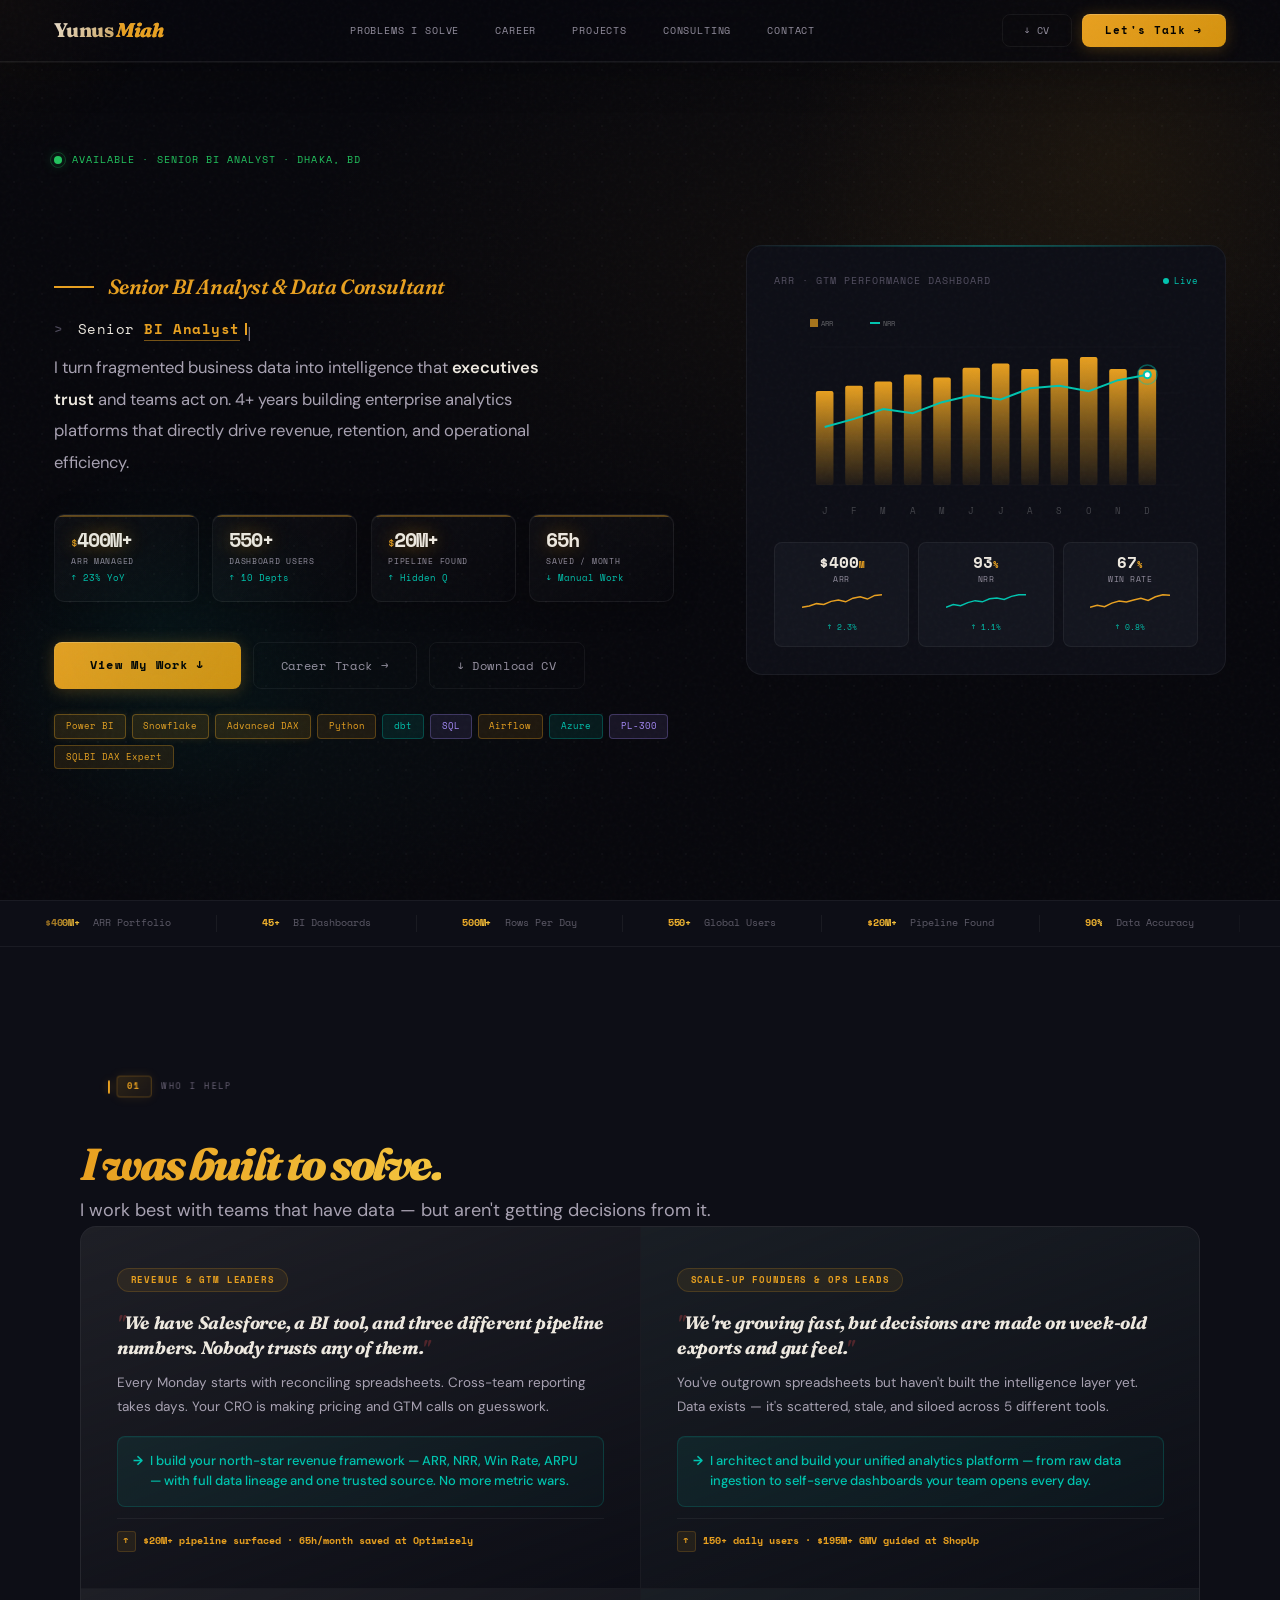
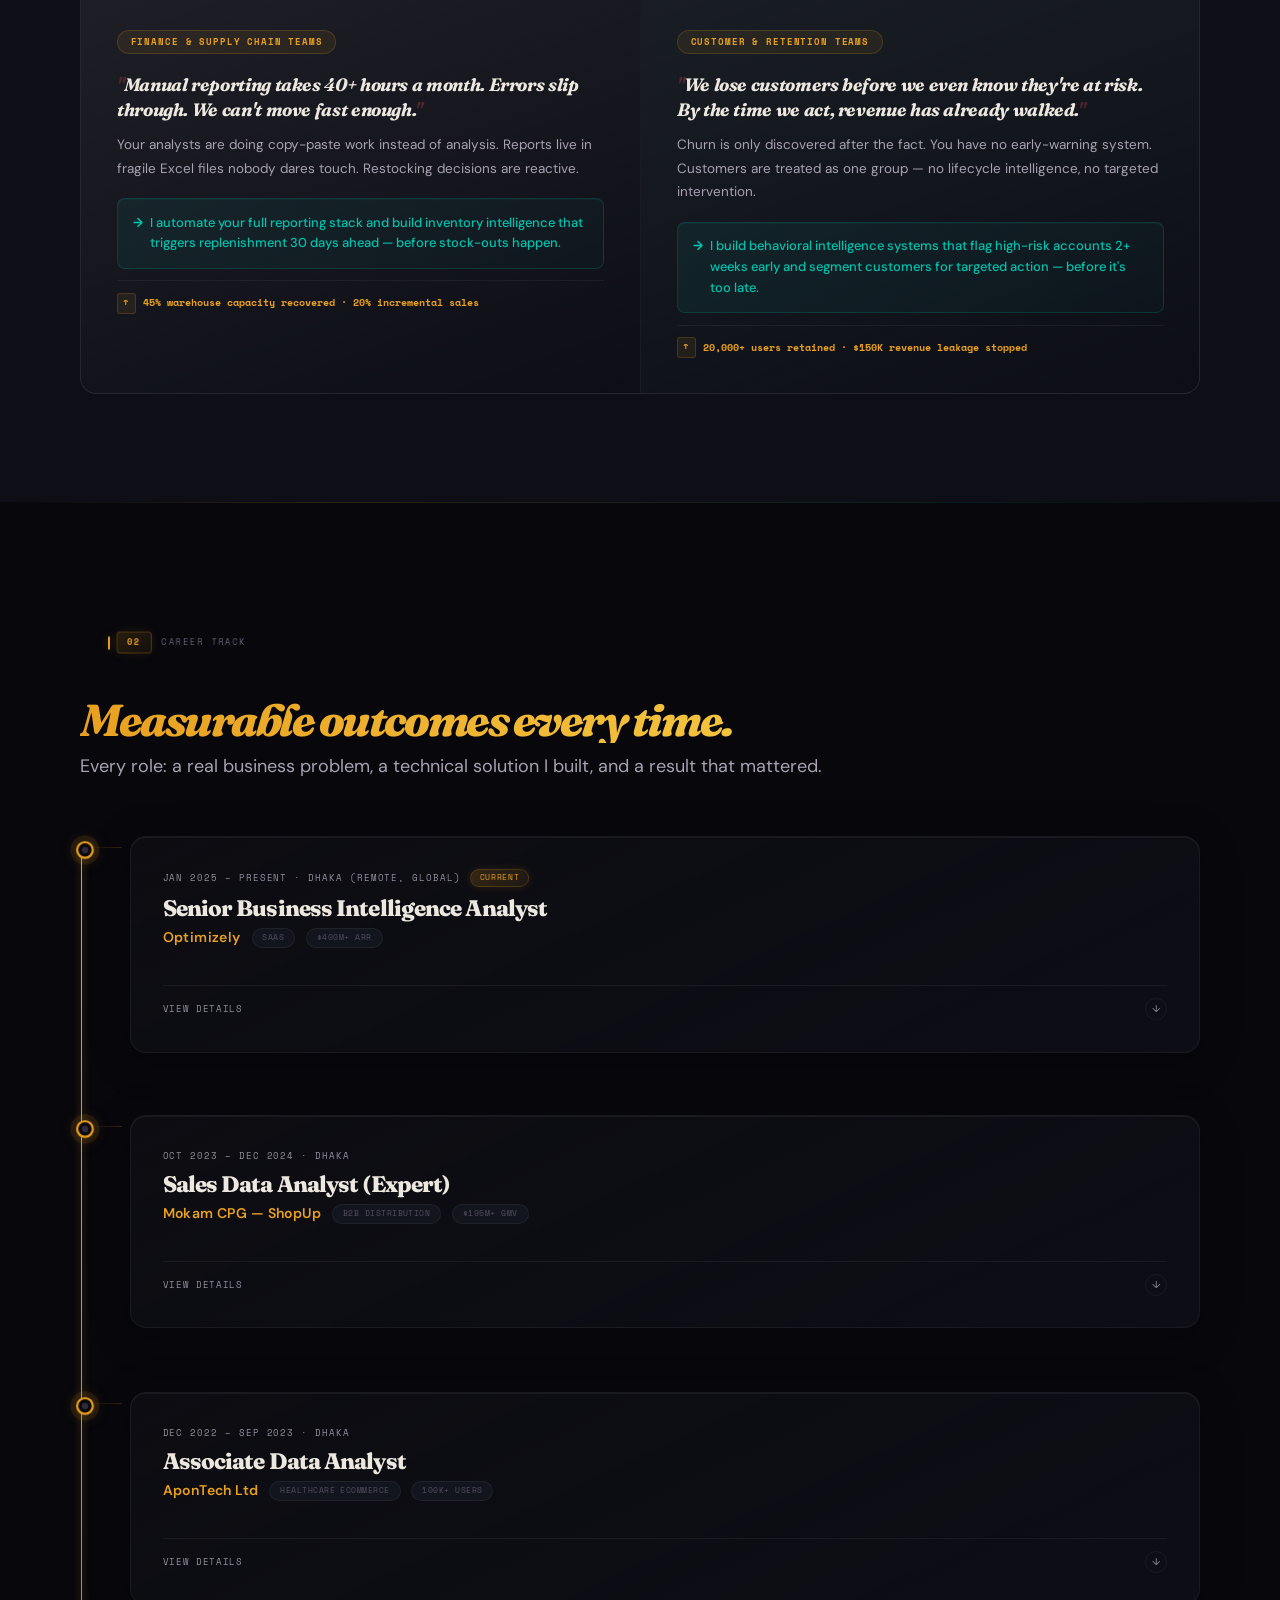
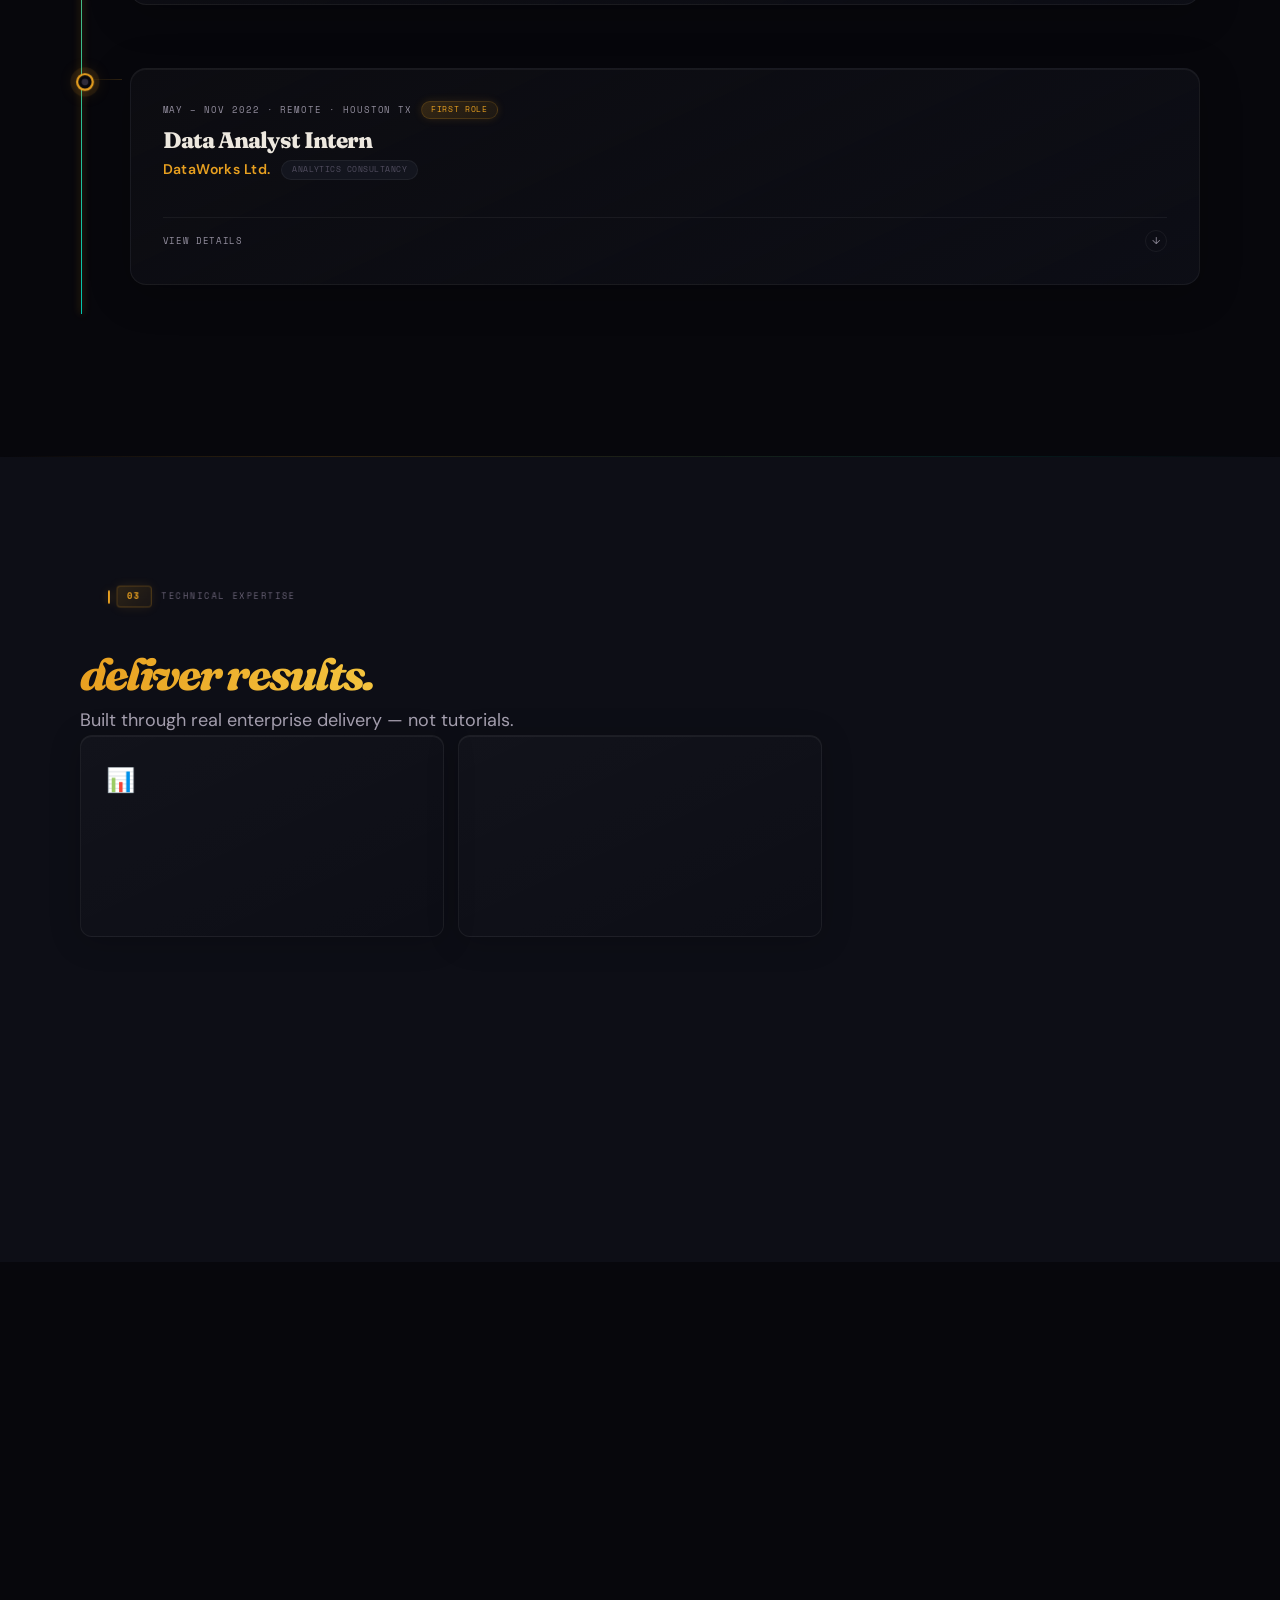
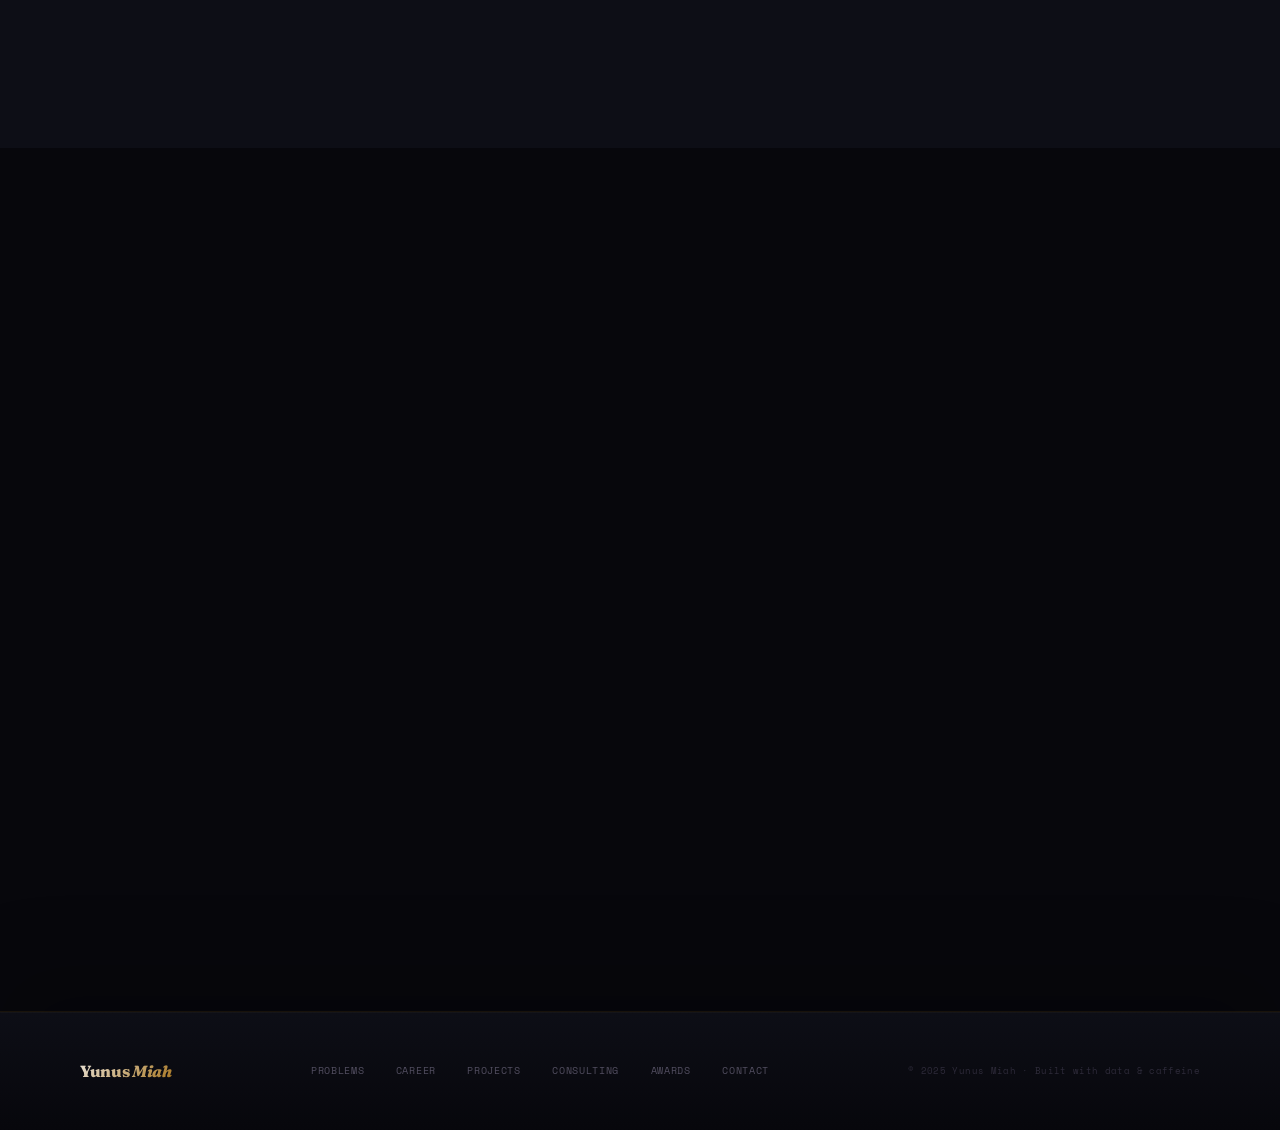
<file: assets/index - Old.html>
<!DOCTYPE html>
<html lang="en">
<head>
<meta charset="UTF-8">
<meta name="viewport" content="width=device-width,initial-scale=1">
<title>Yunus Miah — Senior BI Analyst</title>
<link rel="preconnect" href="https://fonts.googleapis.com">
<link rel="preconnect" href="https://fonts.gstatic.com" crossorigin>
<link href="https://fonts.googleapis.com/css2?family=Fraunces:ital,opsz,wght@0,9..144,700;0,9..144,800;0,9..144,900;1,9..144,600&family=Space+Mono:wght@400;700&family=DM+Sans:opsz,wght@9..40,400;9..40,500;9..40,600&display=swap" rel="stylesheet">
<style>
*{margin:0;padding:0;box-sizing:border-box}
:root{--bg:#07070C;--s1:#0D0E16;--s2:#13151E;--s3:#1A1D28;--text:#EDE8DF;--t2:#938E9E;--t3:#524E60;--t4:#2E2B3A;--gold:#E8A020;--gold2:rgba(232,160,32,.08);--gold-bdr:rgba(232,160,32,.18);--teal:#00C4AF;--teal2:rgba(0,196,175,.07);--red:#FF4E4E;--bdr:rgba(255,255,255,.055);--r:8px;font-size:18px}
html{scroll-behavior:smooth}
body{font-family:'DM Sans',-apple-system,sans-serif;background:var(--bg);color:var(--text);overflow-x:hidden;line-height:1.65}
::selection{background:rgba(232,160,32,.2);color:#fff}
body::before{content:'';position:fixed;inset:0;background-image:url("data:image/svg+xml,%3Csvg viewBox='0 0 256 256' xmlns='http://www.w3.org/2000/svg'%3E%3Cfilter id='n'%3E%3CfeTurbulence type='fractalNoise' baseFrequency='0.9' numOctaves='4' stitchTiles='stitch'/%3E%3C/filter%3E%3Crect width='100%25' height='100%25' filter='url(%23n)' opacity='0.04'/%3E%3C/svg%3E");pointer-events:none;z-index:9999;opacity:.45}
#preloader{position:fixed;inset:0;background:var(--bg);z-index:9998;display:flex;align-items:center;justify-content:center;transition:opacity .45s ease .25s,transform .5s cubic-bezier(.76,0,.24,1) .15s}
#preloader.done{opacity:0;transform:translateY(-10px);pointer-events:none}
.pl-inner{text-align:center}
.pl-logo{font-family:'Fraunces',serif;font-size:3rem;font-weight:900;letter-spacing:-.06em;color:var(--text);line-height:1}
.pl-logo span{color:var(--gold);font-style:italic}
.pl-bar{width:120px;height:1.5px;background:var(--t4);margin:1.5rem auto 0;border-radius:1px;overflow:hidden}
.pl-fill{height:100%;background:var(--gold);width:0;animation:pl-load .9s cubic-bezier(.4,0,.2,1) forwards .1s}
@keyframes pl-load{to{width:100%}}
#scroll-bar{position:fixed;top:0;left:0;height:2px;background:var(--gold);width:0;z-index:9997}
nav{position:fixed;top:0;left:0;right:0;z-index:900;height:62px;display:flex;align-items:center;justify-content:space-between;padding:0 3rem;background:rgba(7,7,12,.85);backdrop-filter:blur(24px);border-bottom:.5px solid var(--bdr)}
.nav-logo{font-family:'Fraunces',serif;font-size:1.05rem;font-weight:800;color:var(--text);text-decoration:none;letter-spacing:-.03em}
.nav-logo span{color:var(--gold);font-style:italic}
.nav-links{display:flex;gap:2rem}
.nav-links a{font-family:'Space Mono',monospace;font-size:.58rem;color:var(--t2);text-decoration:none;letter-spacing:.08em;text-transform:uppercase;transition:color .2s,letter-spacing .3s cubic-bezier(.16,1,.3,1);position:relative}
.nav-links a::after{content:'';position:absolute;bottom:-4px;left:0;right:0;height:1px;background:var(--gold);transform:scaleX(0);transform-origin:left;transition:transform .3s}
.nav-links a:hover,.nav-links a.active{color:var(--text);letter-spacing:.13em}
.nav-links a:hover::after,.nav-links a.active::after{transform:scaleX(1)}
.nav-right{display:flex;gap:10px;align-items:center}
.btn-outline{padding:.4rem 1.15rem;border:.5px solid var(--bdr);border-radius:var(--r);font-family:'Space Mono',monospace;font-size:.58rem;color:var(--t2);text-decoration:none;letter-spacing:.06em;transition:all .25s}
.btn-outline:hover{border-color:var(--gold-bdr);color:var(--text)}
.btn-outline:active{transform:scale(.97)}
.btn-gold{padding:.4rem 1.3rem;background:var(--gold);border-radius:var(--r);font-family:'Space Mono',monospace;font-size:.58rem;font-weight:700;color:#000;text-decoration:none;letter-spacing:.06em;transition:all .25s;position:relative;overflow:hidden}
.btn-gold::before{content:'';position:absolute;inset:0;background:rgba(255,255,255,.15);transform:translateX(-100%);transition:transform .3s}
.btn-gold:hover::before{transform:translateX(0)}
.btn-gold:hover{transform:translateY(-1px);box-shadow:0 6px 24px rgba(232,160,32,.3)}
.btn-gold:active{transform:scale(.97)}
.hero{min-height:100vh;display:grid;grid-template-columns:1fr 480px;align-items:center;gap:4rem;padding:100px 3rem 80px;position:relative;overflow:hidden}
.hero::before{content:'';position:absolute;top:-120px;right:-60px;width:700px;height:700px;background:radial-gradient(circle,rgba(232,160,32,.04) 0,transparent 70%);pointer-events:none}
.hero::after{content:'';position:absolute;bottom:0;left:0;right:0;height:1px;background:linear-gradient(90deg,transparent,var(--bdr),transparent)}
.hero-eyebrow{display:flex;align-items:center;gap:10px;margin-bottom:1.2rem}
.status-dot{width:8px;height:8px;border-radius:50%;background:#22C55E;box-shadow:0 0 12px rgba(34,197,94,.5);animation:pulse-dot 2s infinite;position:relative}
@keyframes pulse-dot{0%,100%{box-shadow:0 0 12px rgba(34,197,94,.5)}50%{box-shadow:0 0 20px rgba(34,197,94,.8)}}
.eyebrow-text{font-family:'Space Mono',monospace;font-size:.58rem;color:#22C55E;letter-spacing:.1em;text-transform:uppercase}
.hero-name{font-family:'Fraunces',serif;font-size:clamp(3rem,6vw,5.2rem);font-weight:900;letter-spacing:-.06em;line-height:.92;margin-bottom:.5rem;overflow:hidden}
.hero-name .char{display:inline-block;transform:translateY(110%);animation:char-up .7s cubic-bezier(.16,1,.3,1) forwards}
.hero-role{display:flex;align-items:center;gap:.75rem;margin-bottom:.6rem;overflow:hidden}
.role-line{width:40px;height:1.5px;background:var(--gold);flex-shrink:0;transform:scaleX(0);transform-origin:left;animation:scale-in .6s ease .8s forwards}
@keyframes scale-in{to{transform:scaleX(1)}}
.hero-role-text{font-family:'Fraunces',serif;font-size:1.15rem;font-weight:600;font-style:italic;color:var(--gold);letter-spacing:-.02em;opacity:0;animation:fade-up .5s ease .9s forwards}
.hero-desc{font-size:.92rem;color:var(--t2);line-height:1.9;max-width:520px;margin-bottom:2rem;opacity:0;animation:fade-up .5s ease 1s forwards}
.hero-desc strong{color:var(--text);font-weight:600}
.hero-kpis{display:grid;grid-template-columns:repeat(4,1fr);gap:.75rem;margin-bottom:2.2rem;opacity:0;animation:fade-up .5s ease 1.1s forwards}
.hero-kpis .kpi:nth-child(1){animation-delay:1.1s}
.hero-kpis .kpi:nth-child(2){animation-delay:1.2s}
.hero-kpis .kpi:nth-child(3){animation-delay:1.3s}
.hero-kpis .kpi:nth-child(4){animation-delay:1.4s}
.kpi{border:.5px solid var(--bdr);border-radius:10px;padding:.85rem .9rem;background:var(--s1);position:relative;overflow:hidden;transition:border-color .3s,transform .3s cubic-bezier(.16,1,.3,1);will-change:transform}
.kpi::before{content:'';position:absolute;top:0;left:0;right:0;height:1.5px;background:var(--gold);transform:scaleX(0);transform-origin:left;transition:transform .3s cubic-bezier(.16,1,.3,1)}
.kpi:hover{border-color:var(--gold-bdr)}
.kpi:hover::before{transform:scaleX(1)}
.kpi-val{font-family:'Space Mono',monospace;font-size:1.05rem;font-weight:700;color:var(--text);line-height:1;margin-bottom:.25rem}
.kpi-val em{font-style:normal;font-size:.55em;color:var(--gold);font-weight:400}
.kpi-label{font-family:'Space Mono',monospace;font-size:.44rem;color:var(--t2);text-transform:uppercase;letter-spacing:.09em}
.kpi-delta{font-family:'Space Mono',monospace;font-size:.46rem;color:var(--teal);margin-top:.2rem}
.kpi-val .count-num{display:inline-block}
.hero-actions{display:flex;gap:12px;flex-wrap:wrap;opacity:0;animation:fade-up .5s ease 1.2s forwards}
.hero-actions .btn-gold{padding:.72rem 2rem;font-size:.66rem}
.hero-actions .btn-outline{padding:.72rem 1.5rem;font-size:.66rem}
.hero-tags{display:flex;flex-wrap:wrap;gap:6px;margin-top:1.4rem;opacity:0;animation:fade-up .5s ease 1.3s forwards}
.tag{font-family:'Space Mono',monospace;font-size:.48rem;border-radius:4px;padding:.22rem .6rem;transition:all .25s cubic-bezier(.16,1,.3,1);cursor:default;opacity:1;transform:none}
.tag:nth-child(3n+1){color:#E8A020;background:rgba(232,160,32,.1);border:.5px solid rgba(232,160,32,.3)}
.tag:nth-child(3n+2){color:#00C4AF;background:rgba(0,196,175,.1);border:.5px solid rgba(0,196,175,.28)}
.tag:nth-child(3n){color:#a78bfa;background:rgba(167,139,250,.1);border:.5px solid rgba(167,139,250,.28)}
.tag:hover{transform:translateY(-2px) scale(1.06);filter:brightness(1.2)}
.tag.hi{color:#E8A020;background:rgba(232,160,32,.13);border:.5px solid rgba(232,160,32,.35);box-shadow:0 0 8px rgba(232,160,32,.12)}
/* hero tags still animate in */
.hero-tags .tag{opacity:0;transform:translateY(8px);animation:fade-up .35s ease forwards}
#hero-typewriter{font-family:'Space Mono',monospace;font-size:.75rem;color:var(--t2);min-height:1.6rem;margin-bottom:.5rem;letter-spacing:.04em;display:flex;align-items:center;gap:.25rem;flex-wrap:wrap}
#hero-typewriter .tw-prefix{color:var(--t3)}
#hero-typewriter .tw-word{color:var(--text)}
#hero-typewriter .tw-focus{color:var(--gold);font-weight:700;position:relative}
#hero-typewriter .tw-focus::after{content:'';position:absolute;bottom:-2px;left:0;right:0;height:1px;background:var(--gold);opacity:.5}
#hero-typewriter .tw-cursor{display:inline-block;width:2px;height:.9em;background:var(--gold);margin-left:1px;vertical-align:middle;animation:blink .85s step-end infinite}
@keyframes blink{0%,100%{opacity:1}50%{opacity:0}}
.hero-viz{position:relative;opacity:0;animation:fade-up .6s ease 1s forwards}
.viz-card{background:var(--s1);border:.5px solid var(--bdr);border-radius:16px;overflow:hidden;padding:1.5rem}
.viz-header{display:flex;align-items:center;justify-content:space-between;margin-bottom:1.2rem}
.viz-title{font-family:'Space Mono',monospace;font-size:.56rem;color:var(--t3);text-transform:uppercase;letter-spacing:.1em}
.viz-live{display:flex;align-items:center;gap:5px;font-family:'Space Mono',monospace;font-size:.52rem;color:var(--teal)}
.viz-live-dot{width:6px;height:6px;border-radius:50%;background:var(--teal);animation:live-pulse 1.4s ease-in-out infinite}
@keyframes live-pulse{0%,100%{transform:scale(1);opacity:1}50%{transform:scale(1.6);opacity:.6}}
.viz-mini-metrics{display:grid;grid-template-columns:repeat(3,1fr);gap:.5rem;margin-top:1.2rem}
.vmm{background:var(--s2);border:.5px solid var(--bdr);border-radius:8px;padding:.65rem .7rem;text-align:center}
.vmm-val{font-family:'Space Mono',monospace;font-size:.88rem;font-weight:700;color:var(--text);line-height:1}
.vmm-val small{font-size:.55em;color:var(--gold)}
.vmm-label{font-family:'Space Mono',monospace;font-size:.42rem;color:var(--t2);text-transform:uppercase;letter-spacing:.07em;margin-top:.18rem}
.vmm-spark{height:18px;margin-top:.3rem}
.vmm-delta{font-family:'Space Mono',monospace;font-size:.42rem;color:var(--teal);margin-top:.15rem}
.marquee-wrap{background:var(--s1);border-top:.5px solid var(--bdr);border-bottom:.5px solid var(--bdr);padding:.8rem 0;overflow:hidden;position:relative}
.marquee-wrap::before,.marquee-wrap::after{content:'';position:absolute;top:0;bottom:0;width:80px;z-index:1;pointer-events:none}
.marquee-wrap::before{left:0;background:linear-gradient(90deg,var(--s1),transparent)}
.marquee-wrap::after{right:0;background:linear-gradient(-90deg,var(--s1),transparent)}
.marquee-inner{display:flex;gap:0;white-space:nowrap;animation:marquee 40s linear infinite}
.marquee-inner:hover{animation-play-state:paused;opacity:.75;transition:opacity .25s}
.m-item{display:inline-flex;align-items:center;gap:.75rem;padding:0 2.5rem;font-family:'Space Mono',monospace;font-size:.56rem;color:var(--t3);border-right:.5px solid var(--bdr)}
.m-item strong{color:var(--gold);font-weight:700}
@keyframes marquee{from{transform:translateX(0)}to{transform:translateX(-50%)}}
/* ── SECTION SCROLL REVEAL ── */
/* Sections are ALWAYS visible — individual blocks animate, not the wrapper */
.section{opacity:1;transform:none;transition:none}
.section.in-view{opacity:1;transform:none}
/* inner label → heading → sub → content: cascade via delay */
.section.in-view .section-label{transition-delay:.05s}
.section.in-view .section-h{transition-delay:.15s}
.section.in-view .section-sub{transition-delay:.25s}
.section.in-view .r.d1{transition-delay:.18s}
.section.in-view .r.d2{transition-delay:.28s}
.section.in-view .r.d3{transition-delay:.40s}
.section.in-view .r.d4{transition-delay:.54s}
/* each grid stagger shifts later when section is in view */
.section.in-view .skills-grid .sk-card:nth-child(1),
.section.in-view .testi-grid  .testi:nth-child(1),
.section.in-view .svc-grid    .svc-card:nth-child(1),
.section.in-view .awards-grid .aw-card:nth-child(1),
.section.in-view .edu-grid    .edu-card:nth-child(1){transition-delay:.28s}
.section.in-view .skills-grid .sk-card:nth-child(2),
.section.in-view .testi-grid  .testi:nth-child(2),
.section.in-view .svc-grid    .svc-card:nth-child(2),
.section.in-view .awards-grid .aw-card:nth-child(2),
.section.in-view .edu-grid    .edu-card:nth-child(2){transition-delay:.38s}
.section.in-view .skills-grid .sk-card:nth-child(3),
.section.in-view .testi-grid  .testi:nth-child(3),
.section.in-view .svc-grid    .svc-card:nth-child(3),
.section.in-view .awards-grid .aw-card:nth-child(3){transition-delay:.48s}
.section.in-view .skills-grid .sk-card:nth-child(4),
.section.in-view .svc-grid    .svc-card:nth-child(4),
.section.in-view .awards-grid .aw-card:nth-child(4){transition-delay:.56s}
.section.in-view .skills-grid .sk-card:nth-child(5),
.section.in-view .awards-grid .aw-card:nth-child(5){transition-delay:.64s}
.section.in-view .skills-grid .sk-card:nth-child(6),
.section.in-view .awards-grid .aw-card:nth-child(6){transition-delay:.72s}
/* divider wipe starts after section arrives */
.section.in-view + .divider{transition-delay:.3s}
.section{padding:6rem 3rem;position:relative}
.section-inner{max-width:1120px;margin:0 auto}
.section-label{display:flex;align-items:center;gap:.75rem;margin-bottom:.8rem;opacity:0;transform:scale(.93);transition:opacity .55s cubic-bezier(.16,1,.3,1),transform .55s cubic-bezier(.16,1,.3,1)}
.section-label.v{opacity:1;transform:scale(1)}
.label-num{font-family:'Space Mono',monospace;font-size:.52rem;color:var(--gold);font-weight:700;letter-spacing:.12em;text-transform:uppercase;background:var(--gold2);border:.5px solid var(--gold-bdr);border-radius:4px;padding:.18rem .55rem}
.label-text{font-family:'Space Mono',monospace;font-size:.52rem;color:var(--t2);letter-spacing:.12em;text-transform:uppercase}
.section-h{font-family:'Fraunces',serif;font-size:clamp(1.8rem,3.5vw,2.8rem);font-weight:800;letter-spacing:-.04em;line-height:1.05;margin-bottom:.5rem;overflow:hidden}
.section-h em{font-style:italic;color:var(--gold)}
.problems-grid{display:grid;grid-template-columns:1fr 1fr;gap:1px;background:var(--bdr);border:.5px solid var(--bdr);border-radius:16px;overflow:hidden}
.prob-card{background:var(--s1);padding:2rem;position:relative;overflow:hidden;transition:background .3s}
.prob-card:hover{background:var(--s2)}
.prob-persona{font-family:'Space Mono',monospace;font-size:.48rem;font-weight:700;color:var(--gold);background:var(--gold2);border:.5px solid var(--gold-bdr);border-radius:100px;padding:.2rem .7rem;letter-spacing:.1em;text-transform:uppercase;display:inline-flex;margin-bottom:1rem}
.prob-title{font-family:'Fraunces',serif;font-size:.95rem;font-weight:700;font-style:italic;color:var(--text);margin-bottom:.6rem;line-height:1.4}
.prob-title::before{content:'"';color:var(--red);opacity:.5}
.prob-title::after{content:'"';color:var(--red);opacity:.5}
.prob-desc{font-size:.75rem;color:var(--t2);line-height:1.75;margin-bottom:1rem}
.prob-solve{font-size:.72rem;color:var(--teal);font-weight:500;display:flex;align-items:flex-start;gap:.4rem;line-height:1.6;padding:.75rem .85rem;background:var(--teal2);border:.5px solid rgba(0,196,175,.15);border-radius:var(--r)}
.prob-solve::before{content:'→';flex-shrink:0;font-weight:700}
.prob-result{font-family:'Space Mono',monospace;font-size:.54rem;font-weight:700;color:var(--gold);margin-top:.65rem;padding-top:.65rem;border-top:.5px solid var(--bdr);display:flex;align-items:center;gap:.4rem}
.prob-result::before{content:'↑';background:var(--gold2);border:.5px solid var(--gold-bdr);border-radius:3px;padding:.1rem .3rem;font-size:.5rem}
.timeline{position:relative;padding-left:2.8rem;margin-top:3rem}
.timeline::before{content:'';position:absolute;left:0;top:12px;bottom:0;width:2px;background:linear-gradient(180deg,var(--t4) 0%,transparent 100%)}
.timeline-line{position:absolute;left:0;top:12px;width:2px;height:0;background:linear-gradient(180deg,var(--gold),var(--teal));transition:height 2.4s cubic-bezier(.4,0,.2,1);box-shadow:0 0 8px rgba(232,160,32,.3)}
.timeline.drawn .timeline-line{height:calc(100% - 12px)}
.t-entry{position:relative;margin-bottom:3.5rem;opacity:0;transform:translateX(-24px) translateY(8px);transition:opacity .65s cubic-bezier(.16,1,.3,1),transform .65s cubic-bezier(.16,1,.3,1)}
.t-entry.v{opacity:1;transform:none}
.t-entry:nth-child(2){transition-delay:.12s}.t-entry:nth-child(3){transition-delay:.22s}.t-entry:nth-child(4){transition-delay:.32s}
.t-dot{position:absolute;left:-3.1rem;top:6px;width:18px;height:18px;border-radius:50%;background:var(--bg);border:2px solid var(--t4);transition:all .45s cubic-bezier(.34,1.56,.64,1);z-index:2;display:flex;align-items:center;justify-content:center}
.t-dot::after{content:'';width:6px;height:6px;border-radius:50%;background:var(--t4);transition:all .45s cubic-bezier(.34,1.56,.64,1)}
.t-entry.v .t-dot{border-color:var(--gold);box-shadow:0 0 0 5px rgba(232,160,32,.1),0 0 16px rgba(232,160,32,.2);transform:scale(1.1)}
.t-entry.v .t-dot::after{background:var(--gold)}
.t-entry-inner{background:var(--s1);border:.5px solid var(--bdr);border-radius:16px;padding:1.75rem;transition:border-color .35s,box-shadow .35s,transform .3s cubic-bezier(.16,1,.3,1);will-change:transform}
.t-entry.v .t-entry-inner{border-color:rgba(232,160,32,.1)}
.t-entry-inner:hover{border-color:var(--gold-bdr);box-shadow:0 8px 32px rgba(232,160,32,.06);transform:translateX(5px)}
.t-entry-inner::before{content:'';position:absolute;top:10px;left:-2.6rem;right:auto;width:2.1rem;height:.5px;background:linear-gradient(90deg,transparent,var(--gold-bdr))}
.t-period{font-family:'Space Mono',monospace;font-size:.52rem;color:var(--t2);letter-spacing:.1em;text-transform:uppercase;margin-bottom:.5rem;display:flex;align-items:center;gap:.5rem}
.t-period-badge{background:var(--gold2);border:.5px solid var(--gold-bdr);border-radius:100px;padding:.1rem .5rem;color:var(--gold);font-size:.44rem;letter-spacing:.08em}
.t-role{font-family:'Fraunces',serif;font-size:1.2rem;font-weight:800;letter-spacing:-.03em;color:var(--text);margin-bottom:.3rem;line-height:1.1}
.t-company{display:flex;align-items:center;gap:.6rem;margin-bottom:1.25rem;flex-wrap:wrap}
.t-co-name{font-size:.78rem;font-weight:600;color:var(--gold);letter-spacing:.03em;text-decoration:none;transition:opacity .2s}
.t-co-name:hover{opacity:.8}
.t-co-badge{font-family:'Space Mono',monospace;font-size:.44rem;color:var(--t3);background:var(--s2);border:.5px solid var(--bdr);border-radius:100px;padding:.14rem .55rem;letter-spacing:.06em;text-transform:uppercase}
.t-blocks{display:grid;grid-template-columns:repeat(3,1fr);gap:.75rem;margin-bottom:1.2rem}
.t-block{background:var(--s2);border:.5px solid var(--bdr);border-radius:10px;padding:1rem;transition:border-color .3s,transform .3s cubic-bezier(.16,1,.3,1)}
.t-block:hover{transform:translateY(-2px)}
.t-block-icon{font-size:.8rem;margin-bottom:.4rem}
.t-block-label{font-family:'Space Mono',monospace;font-size:.47rem;font-weight:700;color:var(--t3);text-transform:uppercase;letter-spacing:.1em;margin-bottom:.35rem}
.t-block-label.problem{color:var(--red);opacity:.85}
.t-block-label.solution{color:var(--teal);opacity:.9}
.t-block-label.outcome{color:var(--gold);opacity:.9}
.t-block-text{font-size:.72rem;color:var(--t2);line-height:1.65}
.t-metrics{display:flex;flex-wrap:wrap;gap:.5rem;margin-bottom:1rem}
.tmet{background:var(--s2);border:.5px solid var(--bdr);border-radius:var(--r);padding:.5rem .8rem;display:flex;flex-direction:column;align-items:center;gap:.1rem;min-width:82px;transition:border-color .3s,transform .3s cubic-bezier(.16,1,.3,1);position:relative;overflow:hidden}
.tmet::before{content:'';position:absolute;top:0;left:0;right:0;height:1.5px;background:var(--gold);transform:scaleX(0);transform-origin:left;transition:transform .3s cubic-bezier(.16,1,.3,1)}
.tmet:hover::before{transform:scaleX(1)}
.tmet:hover{border-color:var(--gold-bdr);transform:translateY(-2px)}
.tmet-val{font-family:'Space Mono',monospace;font-size:.88rem;font-weight:700;color:var(--text);letter-spacing:-.03em;line-height:1}
.tmet-val em{font-style:normal;font-size:.6em;color:var(--gold)}
.tmet-lbl{font-family:'Space Mono',monospace;font-size:.42rem;color:var(--t2);text-transform:uppercase;letter-spacing:.07em}
.t-tags{display:flex;flex-wrap:wrap;gap:5px}
.ttag{font-family:'Space Mono',monospace;font-size:.46rem;border-radius:4px;padding:.22rem .65rem;letter-spacing:.06em;text-transform:uppercase;transition:all .28s cubic-bezier(.16,1,.3,1);position:relative;overflow:hidden;cursor:default}
.ttag::before{content:'';position:absolute;inset:0;background:rgba(255,255,255,.06);transform:translateX(-100%);transition:transform .3s}
.ttag:hover::before{transform:translateX(0)}
.ttag:nth-child(3n+1){color:#E8A020;background:rgba(232,160,32,.1);border:.5px solid rgba(232,160,32,.3);box-shadow:0 0 8px rgba(232,160,32,.08)}
.ttag:nth-child(3n+2){color:#00C4AF;background:rgba(0,196,175,.1);border:.5px solid rgba(0,196,175,.28);box-shadow:0 0 8px rgba(0,196,175,.08)}
.ttag:nth-child(3n){color:#a78bfa;background:rgba(167,139,250,.1);border:.5px solid rgba(167,139,250,.28);box-shadow:0 0 8px rgba(167,139,250,.08)}
.ttag:nth-child(3n+1):hover{background:rgba(232,160,32,.18);box-shadow:0 0 14px rgba(232,160,32,.22);transform:translateY(-2px) scale(1.05)}
.ttag:nth-child(3n+2):hover{background:rgba(0,196,175,.18);box-shadow:0 0 14px rgba(0,196,175,.22);transform:translateY(-2px) scale(1.05)}
.ttag:nth-child(3n):hover{background:rgba(167,139,250,.18);box-shadow:0 0 14px rgba(167,139,250,.22);transform:translateY(-2px) scale(1.05)}
.skills-grid{display:grid;grid-template-columns:repeat(3,1fr);gap:.75rem}
.sk-card{background:var(--s1);border:.5px solid var(--bdr);border-radius:12px;padding:1.4rem;transition:border-color .3s,transform .3s cubic-bezier(.16,1,.3,1),box-shadow .3s;position:relative;overflow:hidden;will-change:transform}
.sk-card:hover{border-color:var(--gold-bdr);transform:translateY(-4px);box-shadow:0 12px 36px rgba(232,160,32,.07)}
.sk-icon{font-size:1.3rem;margin-bottom:.85rem}
.sk-title{font-family:'Fraunces',serif;font-size:.9rem;font-weight:700;color:var(--text);margin-bottom:.3rem;letter-spacing:-.01em}
.sk-pct{font-family:'Space Mono',monospace;font-size:.58rem;font-weight:700;color:var(--gold);float:right;margin-top:.05rem}
.sk-bar{height:2px;background:var(--t4);border-radius:1px;margin:.6rem 0;overflow:hidden}
.sk-fill{height:100%;background:linear-gradient(90deg,var(--teal),var(--gold));width:0;border-radius:1px;transition:width 1.4s cubic-bezier(.4,0,.2,1);box-shadow:0 0 10px rgba(0,196,175,.2)}
.sk-chips{display:flex;flex-wrap:wrap;gap:4px;clear:both}
.sk-chip{font-family:'Space Mono',monospace;font-size:.44rem;color:var(--t3);background:var(--s2);border:.5px solid var(--bdr);border-radius:3px;padding:.14rem .5rem;text-transform:uppercase;letter-spacing:.05em;transition:all .2s}
.sk-chip.hi{color:var(--gold);background:var(--gold2);border-color:var(--gold-bdr)}
.proj-header{display:flex;align-items:flex-end;justify-content:space-between;flex-wrap:wrap;gap:1rem;margin-bottom:2.5rem}
.proj-filters{display:flex;gap:6px;flex-wrap:wrap}
.pf-btn{font-family:'Space Mono',monospace;padding:.35rem 1rem;border:.5px solid var(--bdr);border-radius:100px;font-size:.52rem;color:var(--t3);background:none;cursor:pointer;transition:all .25s;letter-spacing:.06em;text-transform:uppercase}
.pf-btn:hover{color:var(--text);border-color:var(--t3)}
.pf-btn.active{background:var(--gold);color:#000;border-color:var(--gold);font-weight:700}
.proj-list{display:flex;flex-direction:column}
.proj-item{display:grid;grid-template-columns:64px 1fr 1fr auto;align-items:center;gap:1.75rem;padding:1.5rem 0;border-bottom:.5px solid var(--bdr);text-decoration:none;position:relative;transition:all .35s;opacity:0;transform:translateY(18px)}
.proj-item.v{opacity:1;transform:none}
.proj-item::before{content:'';position:absolute;inset:0 -3rem;background:linear-gradient(90deg,transparent,var(--gold2),transparent);opacity:0;transition:opacity .35s;pointer-events:none}
.proj-item:hover::before{opacity:1}
.proj-item:hover{padding-left:.75rem}
.proj-item:first-child{border-top:.5px solid var(--bdr)}
.proj-n{font-family:'Space Mono',monospace;font-size:2.4rem;font-weight:700;color:var(--t4);letter-spacing:-.06em;line-height:1;transition:all .4s}
.proj-item:hover .proj-n{color:var(--gold)}
.proj-main .proj-title{font-family:'Fraunces',serif;font-size:.9rem;font-weight:700;color:var(--text);letter-spacing:-.01em;margin-bottom:.3rem;transition:color .25s}
.proj-item:hover .proj-title{color:var(--gold)}
.proj-main .proj-context{font-size:.7rem;color:var(--t2);line-height:1.55}
.proj-chips{display:flex;flex-wrap:wrap;gap:4px}
.proj-impact-col{display:flex;flex-direction:column;gap:.35rem;align-items:flex-end}
.proj-impact{font-family:'Space Mono',monospace;font-size:.58rem;font-weight:700;color:var(--teal);white-space:nowrap}
.proj-feat{font-family:'Space Mono',monospace;font-size:.46rem;font-weight:700;color:var(--gold);background:var(--gold2);border:.5px solid var(--gold-bdr);border-radius:100px;padding:.14rem .6rem;letter-spacing:.06em;text-transform:uppercase}
.proj-arr{width:38px;height:38px;border:.5px solid var(--bdr);border-radius:50%;display:flex;align-items:center;justify-content:center;color:var(--t3);font-size:.7rem;transition:all .35s;flex-shrink:0}
.proj-item:hover .proj-arr{background:var(--gold);border-color:var(--gold);color:#000;transform:rotate(45deg)}
.cs-list{display:flex;flex-direction:column;gap:3rem;margin-top:3rem}
.cs-card{background:var(--s1);border:.5px solid var(--bdr);border-radius:20px;overflow:hidden;transition:border-color .3s,box-shadow .3s}
.cs-card:hover{border-color:var(--gold-bdr);box-shadow:0 14px 44px rgba(232,160,32,.06)}
.cs-card-header{padding:2rem 2.5rem;border-bottom:.5px solid var(--bdr);display:grid;grid-template-columns:1fr auto;align-items:start;gap:1.5rem}
.cs-label-row{display:flex;align-items:center;gap:.6rem;margin-bottom:.65rem}
.cs-lbl{font-family:'Space Mono',monospace;font-size:.48rem;font-weight:700;color:var(--gold);background:var(--gold2);border:.5px solid var(--gold-bdr);border-radius:4px;padding:.15rem .55rem;letter-spacing:.1em;text-transform:uppercase}
.cs-co{font-family:'Space Mono',monospace;font-size:.56rem;color:var(--t3);letter-spacing:.05em}
.cs-title{font-family:'Fraunces',serif;font-size:1.4rem;font-weight:800;letter-spacing:-.03em;color:var(--text);margin-bottom:.3rem}
.cs-sub{font-size:.78rem;color:var(--t2)}
.cs-big-num{font-family:'Fraunces',serif;font-size:3.5rem;font-weight:900;font-style:italic;color:var(--gold);letter-spacing:-.06em;line-height:1;opacity:.12}
.cs-body{display:grid;grid-template-columns:1fr 1fr 1fr;gap:0;border-bottom:.5px solid var(--bdr)}
.cs-col{padding:1.75rem 2rem;border-right:.5px solid var(--bdr)}
.cs-col:last-child{border-right:none}
.cs-col-label{font-family:'Space Mono',monospace;font-size:.47rem;font-weight:700;letter-spacing:.12em;text-transform:uppercase;margin-bottom:.75rem;display:flex;align-items:center;gap:.4rem}
.cs-col-label.prob{color:var(--red)}
.cs-col-label.prob::before{content:'';width:6px;height:6px;border-radius:50%;background:var(--red);flex-shrink:0}
.cs-col-label.sol{color:var(--teal)}
.cs-col-label.sol::before{content:'';width:6px;height:6px;border-radius:50%;background:var(--teal);flex-shrink:0}
.cs-col-label.res{color:var(--gold)}
.cs-col-label.res::before{content:'';width:6px;height:6px;border-radius:50%;background:var(--gold);flex-shrink:0}
.cs-col-text{font-size:.76rem;color:var(--t2);line-height:1.8}
.cs-footer{padding:1.25rem 2.5rem;display:flex;align-items:center;justify-content:space-between;flex-wrap:wrap;gap:.75rem}
.cs-results{display:flex;gap:1.5rem;flex-wrap:wrap}
.csr{display:flex;align-items:baseline;gap:.3rem}
.csr-val{font-family:'Space Mono',monospace;font-size:1.1rem;font-weight:700;color:var(--text);letter-spacing:-.04em}
.csr-val em{font-style:normal;font-size:.55em;color:var(--gold)}
.csr-lbl{font-family:'Space Mono',monospace;font-size:.48rem;color:var(--t2);letter-spacing:.06em}
.testi-grid{display:grid;grid-template-columns:repeat(3,1fr);gap:1rem;margin-top:2rem}
.testi{background:var(--s1);border:.5px solid var(--bdr);border-radius:16px;padding:1.5rem 1.4rem;transition:border-color .35s,transform .35s cubic-bezier(.16,1,.3,1),box-shadow .35s;position:relative;overflow:hidden;will-change:transform}
.testi:hover{border-color:var(--gold-bdr);transform:translateY(-5px);box-shadow:0 18px 48px rgba(232,160,32,.07)}
.testi::before{content:'"';position:absolute;top:.5rem;right:1rem;font-family:'Fraunces',serif;font-size:5rem;font-weight:900;font-style:italic;color:var(--gold);opacity:.06;line-height:1;pointer-events:none}
.testi-stars{color:var(--gold);font-size:.65rem;letter-spacing:.1em;margin-bottom:.85rem}
.testi-q{font-size:.76rem;color:var(--t2);line-height:1.8;font-style:italic;margin-bottom:1.25rem}
.testi-author{display:flex;align-items:center;gap:.75rem}
.testi-av{width:36px;height:36px;border-radius:50%;display:flex;align-items:center;justify-content:center;font-family:'Fraunces',serif;font-size:.6rem;font-weight:800;color:#000;flex-shrink:0}
.testi-name{font-family:'Fraunces',serif;font-size:.74rem;font-weight:700;color:var(--text)}
.testi-role{font-family:'Space Mono',monospace;font-size:.46rem;color:var(--t3);margin-top:.1rem;letter-spacing:.04em}
.testi-verify{display:inline-flex;align-items:center;gap:.3rem;font-family:'Space Mono',monospace;font-size:.46rem;color:var(--t3);text-decoration:none;margin-top:.5rem;transition:color .25s;letter-spacing:.03em}
.testi-verify:hover{color:var(--gold)}
.svc-banner{background:var(--s1);border:.5px solid var(--gold-bdr);border-radius:16px;padding:1.75rem 2rem;margin-bottom:2rem;display:flex;align-items:center;justify-content:space-between;gap:2rem;flex-wrap:wrap}
.svc-banner-text .svc-banner-title{font-family:'Fraunces',serif;font-size:1.1rem;font-weight:800;color:var(--text);letter-spacing:-.02em;margin-bottom:.3rem}
.svc-banner-text .svc-banner-sub{font-size:.78rem;color:var(--t2);line-height:1.6}
.svc-grid{display:grid;grid-template-columns:repeat(2,1fr);gap:1rem}
.svc-card{background:var(--s1);border:.5px solid var(--bdr);border-radius:14px;padding:1.5rem;transition:border-color .3s,transform .3s cubic-bezier(.16,1,.3,1),box-shadow .3s;position:relative;overflow:hidden;will-change:transform}
.svc-card:hover{border-color:var(--gold-bdr);transform:translateY(-3px);box-shadow:0 10px 36px rgba(232,160,32,.06)}
.svc-icon{width:40px;height:40px;border-radius:10px;background:var(--gold2);border:.5px solid var(--gold-bdr);display:flex;align-items:center;justify-content:center;font-size:1rem;margin-bottom:1rem}
.svc-title{font-family:'Fraunces',serif;font-size:.9rem;font-weight:700;color:var(--text);letter-spacing:-.01em;margin-bottom:.4rem}
.svc-desc{font-size:.74rem;color:var(--t2);line-height:1.75;margin-bottom:1rem}
.svc-pills{display:flex;flex-direction:column;gap:.28rem;margin-bottom:1rem}
.svc-pill{font-size:.66rem;color:var(--t2);display:flex;align-items:flex-start;gap:.4rem;line-height:1.5}
.svc-pill::before{content:'·';color:var(--gold);font-weight:900;flex-shrink:0}
.svc-footer{display:flex;align-items:center;justify-content:space-between;padding-top:.85rem;border-top:.5px solid var(--bdr)}
.svc-time{font-family:'Space Mono',monospace;font-size:.52rem;color:var(--t3);letter-spacing:.06em;text-transform:uppercase}
.svc-cta{font-family:'Space Mono',monospace;font-size:.56rem;font-weight:700;color:var(--gold);text-decoration:none;display:flex;align-items:center;gap:.3rem;transition:all .25s}
.svc-cta:hover{transform:translateX(3px)}
.svc-popular-tag{position:absolute;top:.9rem;right:.9rem;font-family:'Space Mono',monospace;font-size:.44rem;font-weight:700;color:var(--gold);background:var(--gold2);border:.5px solid var(--gold-bdr);border-radius:100px;padding:.15rem .55rem;text-transform:uppercase;letter-spacing:.07em}
.awards-grid{display:grid;grid-template-columns:repeat(3,1fr);gap:1px;background:var(--bdr);border:.5px solid var(--bdr);border-radius:16px;overflow:hidden}
.aw-card{background:var(--s1);padding:1.6rem;transition:background .3s;position:relative;overflow:hidden}
.aw-card:hover{background:var(--s2)}
.aw-card::before{content:'';position:absolute;top:0;left:0;right:0;height:1.5px;background:linear-gradient(90deg,var(--gold),transparent);transform:scaleX(0);transform-origin:left;transition:transform .3s cubic-bezier(.16,1,.3,1)}
.aw-card:hover::before{transform:scaleX(1)}
.aw-icon{width:38px;height:38px;background:var(--s2);border:.5px solid var(--bdr);border-radius:8px;display:flex;align-items:center;justify-content:center;font-size:1rem;margin-bottom:.85rem}
.aw-year{font-family:'Space Mono',monospace;font-size:.48rem;color:var(--t2);letter-spacing:.1em;text-transform:uppercase;margin-bottom:.3rem}
.aw-title{font-family:'Fraunces',serif;font-size:.85rem;font-weight:700;color:var(--text);letter-spacing:-.01em;margin-bottom:.35rem}
.aw-desc{font-size:.7rem;color:var(--t2);line-height:1.65}
.aw-link{display:inline-flex;align-items:center;gap:3px;font-family:'Space Mono',monospace;font-size:.52rem;font-weight:700;color:var(--gold);text-decoration:none;margin-top:.7rem;transition:all .25s;letter-spacing:.04em}
.aw-link:hover{transform:translateX(2px)}
.contact-grid{display:grid;grid-template-columns:1fr 480px;gap:4rem;align-items:start}
.contact-h{font-family:'Fraunces',serif;font-size:clamp(1.8rem,3.5vw,3rem);font-weight:900;letter-spacing:-.05em;line-height:1;margin-bottom:.75rem}
.contact-h em{font-style:italic;color:var(--gold)}
.contact-sub{font-size:.88rem;color:var(--t2);line-height:1.85;margin-bottom:1.75rem}
.contact-promise{background:var(--gold2);border:.5px solid var(--gold-bdr);border-radius:12px;padding:1.25rem 1.4rem;margin-bottom:1.5rem}
.cp-item{font-size:.74rem;color:var(--t2);display:flex;align-items:flex-start;gap:.45rem;line-height:1.55;margin-bottom:.4rem}
.cp-item:last-child{margin-bottom:0}
.cp-item::before{content:'✓';color:var(--teal);font-weight:700;flex-shrink:0;font-size:.7rem}
.contact-info{display:flex;flex-direction:column;gap:.85rem;margin-bottom:1.5rem}
.ci{display:flex;align-items:flex-start;gap:.75rem}
.ci-ico{width:34px;height:34px;background:var(--s2);border:.5px solid var(--bdr);border-radius:var(--r);display:flex;align-items:center;justify-content:center;font-size:.7rem;color:var(--gold);flex-shrink:0}
.ci-lbl{font-family:'Space Mono',monospace;font-size:.47rem;color:var(--t3);letter-spacing:.08em;text-transform:uppercase}
.ci-val{font-size:.78rem;color:var(--text);margin-top:.1rem;font-weight:500}
.social-row{display:flex;gap:8px;margin-top:1.5rem}
.soc{width:36px;height:36px;border:.5px solid var(--bdr);border-radius:var(--r);display:flex;align-items:center;justify-content:center;font-family:'Space Mono',monospace;font-size:.6rem;font-weight:700;color:var(--t2);text-decoration:none;transition:all .3s cubic-bezier(.16,1,.3,1)}
.soc:hover{border-color:var(--gold-bdr);color:var(--gold);background:var(--gold2);transform:translateY(-3px)}
.contact-form{background:var(--s1);border:.5px solid var(--bdr);border-radius:20px;padding:2.25rem}
.cf-head{margin-bottom:1.5rem}
.cf-title{font-family:'Fraunces',serif;font-size:.95rem;font-weight:800;color:var(--text);letter-spacing:-.02em}
.cf-sub{font-family:'Space Mono',monospace;font-size:.52rem;color:var(--t3);margin-top:.2rem;letter-spacing:.04em}
.form-row{display:grid;grid-template-columns:1fr 1fr;gap:.75rem;margin-bottom:.75rem}
.fg{display:flex;flex-direction:column;gap:.4rem;margin-bottom:.75rem}
.fg label{font-family:'Space Mono',monospace;font-size:.48rem;color:var(--t3);letter-spacing:.09em;text-transform:uppercase}
.fg input,.fg textarea,.fg select{background:var(--s2);border:.5px solid var(--bdr);border-radius:var(--r);padding:.65rem .9rem;font-size:.82rem;color:var(--text);font-family:'DM Sans',sans-serif;outline:none;transition:border-color .22s,box-shadow .22s;width:100%}
.fg input:focus,.fg textarea:focus,.fg select:focus{border-color:var(--gold-bdr);box-shadow:0 0 0 3px rgba(232,160,32,.06)}
.fg textarea{min-height:90px;resize:vertical}
.fg input::placeholder,.fg textarea::placeholder{color:var(--t4)}
.fg select option{background:var(--s2)}
.form-submit{width:100%;background:var(--gold);color:#000;padding:.8rem;border:none;border-radius:var(--r);font-family:'Space Mono',monospace;font-size:.66rem;font-weight:700;cursor:pointer;letter-spacing:.06em;text-transform:uppercase;transition:all .3s}
.form-submit:hover{opacity:.9;transform:translateY(-2px);box-shadow:0 8px 28px rgba(232,160,32,.3)}
.form-submit:active{transform:scale(.97)}
.form-note{font-family:'Space Mono',monospace;font-size:.48rem;color:var(--t4);text-align:center;margin-top:.6rem;letter-spacing:.04em}
.art-outer{overflow:hidden;position:relative;margin-top:2rem}
.art-outer::before,.art-outer::after{content:'';position:absolute;top:0;bottom:0;width:80px;z-index:2;pointer-events:none}
.art-outer::before{left:0;background:linear-gradient(90deg,var(--s1),transparent)}
.art-outer::after{right:0;background:linear-gradient(-90deg,var(--s1),transparent)}
.art-row{display:flex;gap:12px;width:max-content;padding:4px 0;margin-bottom:10px}
.art-row.fwd{animation:art-f 42s linear infinite}
.art-row.rev{animation:art-r 38s linear infinite}
.art-row:hover{animation-play-state:paused}
.art-card{width:256px;flex-shrink:0;background:var(--bg);border:.5px solid var(--bdr);border-radius:12px;padding:1.2rem;text-decoration:none;display:flex;flex-direction:column;gap:.65rem;transition:all .28s cubic-bezier(.16,1,.3,1);will-change:transform}
.art-card:hover{background:var(--s2);border-color:var(--gold-bdr);transform:translateY(-5px) scale(1.012)}
.art-top{display:flex;justify-content:space-between;align-items:center}
.art-cat{font-family:'Space Mono',monospace;font-size:.46rem;font-weight:700;letter-spacing:.1em;text-transform:uppercase;color:var(--gold);background:var(--gold2);border:.5px solid var(--gold-bdr);border-radius:100px;padding:.14rem .55rem}
.art-n{font-family:'Space Mono',monospace;font-size:.46rem;color:var(--t4);font-weight:700}
.art-title{font-family:'DM Sans',sans-serif;font-size:.76rem;font-weight:600;color:var(--text);line-height:1.5;flex:1;transition:color .25s}
.art-card:hover .art-title{color:var(--gold)}
.art-read{font-family:'Space Mono',monospace;font-size:.5rem;font-weight:700;color:var(--t3);text-transform:uppercase;letter-spacing:.08em;transition:color .25s}
.art-card:hover .art-read{color:var(--gold)}
@keyframes art-f{from{transform:translateX(0)}to{transform:translateX(-50%)}}
@keyframes art-r{from{transform:translateX(-50%)}to{transform:translateX(0)}}
footer{padding:2.5rem 3rem;border-top:.5px solid var(--bdr);background:var(--s1)}
.footer-inner{max-width:1120px;margin:0 auto;display:flex;justify-content:space-between;align-items:center;flex-wrap:wrap;gap:1rem}
.footer-logo{font-family:'Fraunces',serif;font-size:.85rem;font-weight:800;color:var(--text);letter-spacing:-.02em}
.footer-logo em{font-style:italic;color:var(--gold)}
.footer-links{display:flex;gap:1.75rem}
.footer-links a{font-family:'Space Mono',monospace;font-size:.54rem;color:var(--t3);text-decoration:none;letter-spacing:.07em;text-transform:uppercase;transition:color .25s}
.footer-links a:hover{color:var(--text)}
.footer-copy{font-family:'Space Mono',monospace;font-size:.48rem;color:var(--t4);letter-spacing:.04em}
#stbtn{position:fixed;bottom:2rem;right:2rem;width:42px;height:42px;background:var(--gold);color:#000;border:none;border-radius:10px;cursor:pointer;font-size:.75rem;font-weight:800;display:none;align-items:center;justify-content:center;z-index:100;transition:transform .3s cubic-bezier(.16,1,.3,1),box-shadow .3s;box-shadow:0 4px 20px rgba(232,160,32,.3)}
#stbtn.show{display:flex}
#stbtn:hover{transform:translateY(-5px);box-shadow:0 10px 32px rgba(232,160,32,.45)}
.proj-featured{display:grid;grid-template-columns:1fr 1fr;gap:1rem;margin-bottom:1rem}
.proj-feat-card{background:var(--s1);border:.5px solid var(--bdr);border-radius:16px;padding:1.75rem;text-decoration:none;position:relative;overflow:hidden;transition:border-color .3s,transform .3s cubic-bezier(.16,1,.3,1),box-shadow .3s;display:flex;flex-direction:column;gap:1rem;will-change:transform}
.proj-feat-card:hover{border-color:var(--gold-bdr);transform:translateY(-5px);box-shadow:0 14px 44px rgba(232,160,32,.09)}
.proj-feat-card::before{content:'';position:absolute;inset:0;background:linear-gradient(135deg,rgba(232,160,32,.04),transparent);pointer-events:none}
.pfc-top{display:flex;align-items:center;justify-content:space-between}
.pfc-num{font-family:'Space Mono',monospace;font-size:2rem;font-weight:700;color:var(--t4);letter-spacing:-.06em;line-height:1;transition:color .4s,transform .4s cubic-bezier(.16,1,.3,1)}
.proj-feat-card:hover .pfc-num{color:var(--gold);transform:scale(1.1) translateX(2px)}
.pfc-badges{display:flex;gap:5px;align-items:center;flex-wrap:wrap}
.pfc-title{font-family:'Fraunces',serif;font-size:1.05rem;font-weight:800;color:var(--text);letter-spacing:-.02em;line-height:1.25;transition:color .3s}
.proj-feat-card:hover .pfc-title{color:var(--gold)}
.pfc-desc{font-size:.76rem;color:var(--t2);line-height:1.7;flex:1}
.pfc-metrics{display:flex;gap:.75rem;flex-wrap:wrap;padding-top:.85rem;border-top:.5px solid var(--bdr)}
.pfc-met{display:flex;flex-direction:column;gap:.1rem}
.pfc-met-val{font-family:'Space Mono',monospace;font-size:.8rem;font-weight:700;color:var(--text);line-height:1}
.pfc-met-lbl{font-family:'Space Mono',monospace;font-size:.44rem;color:#938E9E;text-transform:uppercase;letter-spacing:.08em;font-weight:500}
.pfc-metrics .pfc-met-val{font-family:'Space Mono',monospace;font-size:.88rem;font-weight:700;color:var(--text);line-height:1}
.pfc-footer{display:flex;align-items:center;justify-content:space-between;padding-top:.75rem;border-top:.5px solid var(--bdr)}
.pfc-arr{width:32px;height:32px;border:.5px solid var(--bdr);border-radius:50%;display:flex;align-items:center;justify-content:center;color:var(--t3);font-size:.65rem;transition:all .35s;flex-shrink:0}
.proj-feat-card:hover .pfc-arr{background:var(--gold);border-color:var(--gold);color:#000;transform:rotate(45deg)}
.proj-more-wrap{overflow:hidden;transition:max-height .6s cubic-bezier(.4,0,.2,1);max-height:0}
.proj-more-wrap.open{max-height:2000px}
.show-more-btn{display:flex;align-items:center;gap:.6rem;margin:1.5rem auto 0;background:none;border:.5px solid var(--bdr);border-radius:100px;padding:.5rem 1.4rem;font-family:'Space Mono',monospace;font-size:.56rem;font-weight:700;color:var(--t2);cursor:pointer;transition:all .3s;letter-spacing:.06em;text-transform:uppercase}
.show-more-btn:hover{border-color:var(--gold-bdr);color:var(--text)}
.show-more-btn .smb-icon{transition:transform .4s;display:inline-block}
.show-more-btn.open .smb-icon{transform:rotate(180deg)}
.edu-grid{display:grid;grid-template-columns:1fr 1fr;gap:1rem;margin-top:2.5rem}
.edu-card{background:var(--s1);border:.5px solid var(--bdr);border-radius:14px;padding:1.5rem;transition:border-color .3s,transform .3s cubic-bezier(.16,1,.3,1),box-shadow .3s;position:relative;overflow:hidden;will-change:transform}
.edu-card:hover{border-color:var(--gold-bdr);transform:translateY(-2px);box-shadow:0 10px 32px rgba(232,160,32,.06)}
.edu-card::before{content:'';position:absolute;top:0;left:0;right:0;height:1.5px;background:linear-gradient(90deg,var(--gold),transparent);transform:scaleX(0);transform-origin:left;transition:transform .35s cubic-bezier(.16,1,.3,1)}
.edu-card:hover::before{transform:scaleX(1)}
.edu-period{font-family:'Space Mono',monospace;font-size:.5rem;color:var(--t2);letter-spacing:.1em;text-transform:uppercase;margin-bottom:.5rem}
.edu-degree{font-family:'Fraunces',serif;font-size:1rem;font-weight:700;color:var(--text);letter-spacing:-.02em;margin-bottom:.2rem;line-height:1.3}
.edu-school{font-size:.78rem;font-weight:600;color:var(--gold);margin-bottom:.5rem}
.edu-desc{font-size:.72rem;color:var(--t2);line-height:1.7}
.edu-tags{display:flex;flex-wrap:wrap;gap:5px;margin-top:.75rem}
/* 3D SCENE & DEPTH ENHANCEMENTS */

/* Shimmer on section headings */
.section-h em{background:linear-gradient(90deg,#E8A020,#f5c842,#E8A020);background-size:200%;-webkit-background-clip:text;background-clip:text;-webkit-text-fill-color:transparent;animation:shimmer 3s linear infinite}
@keyframes shimmer{from{background-position:200%}to{background-position:-200%}}
/* Floating badge on edu/aw cards */
.edu-card::after{content:'';position:absolute;bottom:0;right:0;width:60px;height:60px;background:radial-gradient(circle,rgba(232,160,32,.08),transparent 70%);border-radius:50%;pointer-events:none}
/* Deep glow on tmet metric hover */
.tmet:hover{background:rgba(232,160,32,.07);box-shadow:0 0 24px rgba(232,160,32,.18),inset 0 0 12px rgba(232,160,32,.06)}
/* Scan line on viz card */
.viz-card::after{content:'';position:absolute;left:0;right:0;height:2px;background:linear-gradient(90deg,transparent,rgba(0,196,175,.4),transparent);animation:scan 3.5s linear infinite;pointer-events:none;top:0}
@keyframes scan{from{top:0}to{top:100%}}
/* 3D flip tags on first load */
@keyframes tag3d{0%{transform:rotateX(-90deg) translateY(-10px);opacity:0}100%{transform:rotateX(0) translateY(0);opacity:1}}
.t-tags .ttag,.edu-tags .ttag{animation:tag3d .45s cubic-bezier(.16,1,.3,1) both}
.t-tags .ttag:nth-child(1),.edu-tags .ttag:nth-child(1){animation-delay:.05s}
.t-tags .ttag:nth-child(2),.edu-tags .ttag:nth-child(2){animation-delay:.1s}
.t-tags .ttag:nth-child(3),.edu-tags .ttag:nth-child(3){animation-delay:.15s}
.t-tags .ttag:nth-child(4),.edu-tags .ttag:nth-child(4){animation-delay:.2s}
.t-tags .ttag:nth-child(5),.edu-tags .ttag:nth-child(5){animation-delay:.25s}
.t-tags .ttag:nth-child(6),.edu-tags .ttag:nth-child(6){animation-delay:.3s}
.t-tags .ttag:nth-child(7),.edu-tags .ttag:nth-child(7){animation-delay:.35s}
.t-tags .ttag:nth-child(8),.edu-tags .ttag:nth-child(8){animation-delay:.4s}
.t-tags .ttag:nth-child(9),.edu-tags .ttag:nth-child(9){animation-delay:.45s}
/* Pulsing border on kpi */
@keyframes kpi-pulse{0%,100%{border-color:var(--bdr)}50%{border-color:rgba(232,160,32,.22)}}
.hero-kpis .kpi{animation:kpi-pulse 4s ease-in-out infinite}
.hero-kpis .kpi:nth-child(2){animation-delay:.6s}
.hero-kpis .kpi:nth-child(3){animation-delay:1.2s}
.hero-kpis .kpi:nth-child(4){animation-delay:1.8s}
/* 3D depth on timeline line */
.timeline-line{filter:drop-shadow(0 0 6px rgba(232,160,32,.35))}
/* Section number glow */
.label-num{animation:num-glow 3.5s ease-in-out infinite}
@keyframes num-glow{0%,100%{box-shadow:0 0 0 0 transparent}50%{box-shadow:0 0 12px rgba(232,160,32,.3)}}
/* Depth ring on status dot */
.status-dot::after{content:'';position:absolute;inset:-4px;border-radius:50%;border:1px solid rgba(34,197,94,.25);animation:ring-expand 2s ease-out infinite}
@keyframes ring-expand{0%{transform:scale(1);opacity:.6}100%{transform:scale(2.2);opacity:0}}
/* ── COLLAPSIBLE EXPERIENCE DETAILS ── */
.t-blocks,.t-metrics,.t-tags{
  max-height:0;overflow:hidden;opacity:0;
  transition:max-height .55s cubic-bezier(.4,0,.2,1),opacity .4s cubic-bezier(.4,0,.2,1),margin .4s;
  margin-bottom:0!important
}
.t-entry-inner.open .t-blocks{max-height:400px;opacity:1;margin-bottom:1.2rem!important}
.t-entry-inner.open .t-metrics{max-height:200px;opacity:1;margin-bottom:1rem!important}
.t-entry-inner.open .t-tags{max-height:100px;opacity:1}
.t-entry-inner{cursor:pointer;user-select:none}
.t-entry-inner:hover{border-color:var(--gold-bdr)}
/* expand hint row */
.t-expand-hint{display:flex;align-items:center;justify-content:space-between;margin-top:.75rem;padding-top:.65rem;border-top:.5px solid var(--bdr)}
.t-expand-label{font-family:'Space Mono',monospace;font-size:.48rem;color:var(--t2);letter-spacing:.08em;text-transform:uppercase;transition:color .2s}
.t-expand-icon{width:22px;height:22px;border:.5px solid var(--bdr);border-radius:50%;display:flex;align-items:center;justify-content:center;font-size:.55rem;color:var(--t2);transition:all .4s cubic-bezier(.34,1.56,.64,1);flex-shrink:0}
.t-entry-inner:hover .t-expand-label{color:var(--gold)}
.t-entry-inner:hover .t-expand-icon{border-color:var(--gold-bdr);color:var(--gold)}
.t-entry-inner.open .t-expand-icon{transform:rotate(180deg);background:var(--gold2);border-color:var(--gold-bdr);color:var(--gold)}
.t-entry-inner.open .t-expand-label{color:var(--gold)}
/* ══════════════════════════════════════
   SCROLL REVEAL — single clean system
══════════════════════════════════════ */

/* Everything that should animate starts invisible */
.reveal{
  opacity:0;
  transform:translateY(32px) scale(.97);
  transition:
    opacity .7s cubic-bezier(0.16,1,0.3,1),
    transform .7s cubic-bezier(0.16,1,0.3,1);
  will-change:opacity,transform;
}
.reveal.visible{
  opacity:1;
  transform:none;
}

/* Section label slides from slight left */
.section-label.reveal{ transform:translateY(20px) scale(.95); }

/* Heading text clips upward */
.sh-inner{ display:block; transform:translateY(110%); transition:transform .85s cubic-bezier(0.16,1,0.3,1); }
.section-h.reveal.visible .sh-inner{ transform:translateY(0); }

/* Divider wipes left to right */
.divider.reveal{ transform:scaleX(0); transform-origin:left; }
.divider.reveal.visible{ transform:scaleX(1); transition-duration:1.1s; }

/* Hover spring on all cards */
.sk-card,.testi,.svc-card,.edu-card,.aw-card,.prob-card,
.proj-feat-card,.cs-card,.t-entry-inner,.kpi{
  transition:
    border-color .3s cubic-bezier(0.16,1,0.3,1),
    transform .45s cubic-bezier(0.34,1.3,0.64,1),
    box-shadow .45s cubic-bezier(0.16,1,0.3,1),
    background .35s;
}
.btn-gold,.btn-outline{ transition:all .4s cubic-bezier(0.34,1.2,0.64,1); }
.nav-links a{ transition:color .25s, letter-spacing .45s cubic-bezier(0.16,1,0.3,1); }
.soc,#stbtn{ transition:all .4s cubic-bezier(0.34,1.3,0.64,1); }
.tag,.ttag{ transition:transform .35s cubic-bezier(0.34,1.3,0.64,1),filter .25s,background .25s,box-shadow .25s,border-color .25s; }
.art-card{ transition:transform .45s cubic-bezier(0.16,1,0.3,1),background .3s,border-color .3s; }
.fg input,.fg textarea,.fg select{ transition:border-color .3s cubic-bezier(0.16,1,0.3,1),box-shadow .3s; }
.sk-fill{ transition:width 1.6s cubic-bezier(0.16,1,0.3,1); }
.timeline-line{ transition:height 2.8s cubic-bezier(0.16,1,0.3,1); }
@keyframes fade-up{from{opacity:0;transform:translateY(16px)}to{opacity:1;transform:none}}
@keyframes char-up{from{transform:translateY(110%)}to{transform:translateY(0)}}
@media(max-width:1100px){.hero{gap:2.5rem}.skills-grid{grid-template-columns:1fr 1fr}.proj-featured{grid-template-columns:1fr 1fr}}
@media(max-width:1000px){:root{font-size:17px}.hero{grid-template-columns:1fr;padding:90px 2rem 60px}.hero-viz{display:none}nav{padding:0 1.5rem}.nav-links{display:none}.section{padding:4rem 1.5rem}.t-blocks{grid-template-columns:1fr 1fr}.contact-grid{grid-template-columns:1fr}.cs-body{grid-template-columns:1fr}.cs-col{border-right:none;border-bottom:.5px solid var(--bdr)}.cs-col:last-child{border-bottom:none}.problems-grid{grid-template-columns:1fr}.testi-grid{grid-template-columns:1fr 1fr}.awards-grid{grid-template-columns:1fr 1fr}.svc-grid{grid-template-columns:1fr 1fr}.proj-featured{grid-template-columns:1fr}.proj-item{grid-template-columns:50px 1fr}.proj-impact-col,.proj-arr{display:none}.edu-grid{grid-template-columns:1fr}.hero-kpis{grid-template-columns:repeat(4,1fr)}}
@media(max-width:768px){:root{font-size:16px}.section{padding:3.5rem 1.25rem}.hero{padding:80px 1.25rem 50px}.hero-name{font-size:clamp(2.6rem,10vw,3.8rem)}.hero-kpis{grid-template-columns:1fr 1fr;gap:.6rem}.hero-actions{flex-direction:column;align-items:flex-start;gap:8px}.hero-actions .btn-gold,.hero-actions .btn-outline{width:100%;text-align:center;justify-content:center;display:flex}.section-h{font-size:clamp(1.6rem,6vw,2.2rem)}.skills-grid{grid-template-columns:1fr 1fr}.testi-grid{grid-template-columns:1fr}.svc-grid{grid-template-columns:1fr}.t-blocks{grid-template-columns:1fr}.cs-card-header{grid-template-columns:1fr}.cs-big-num{display:none}.cs-footer{flex-direction:column;align-items:flex-start}.timeline{padding-left:2rem}.t-dot{left:-2.4rem;width:14px;height:14px}.t-entry-inner::before{display:none}nav{height:54px}.nav-right .btn-outline{display:none}.marquee-wrap{display:none}}
@media(max-width:480px){:root{font-size:15px}.section{padding:3rem 1rem}.hero{padding:72px 1rem 44px}.hero-name{font-size:clamp(2.4rem,12vw,3.2rem)}.hero-kpis{grid-template-columns:1fr 1fr;gap:.5rem}.kpi{padding:.7rem .75rem}.kpi-val{font-size:.92rem}.skills-grid{grid-template-columns:1fr}.awards-grid{grid-template-columns:1fr}.edu-grid{grid-template-columns:1fr}.proj-featured{grid-template-columns:1fr}.pfc-metrics{display:none}.form-row{grid-template-columns:1fr}.footer-links{display:none}.footer-inner{flex-direction:column;align-items:flex-start;gap:.5rem}.contact-form{padding:1.5rem 1.25rem}.svc-banner{flex-direction:column;align-items:flex-start}.t-role{font-size:1rem}#stbtn{bottom:1rem;right:1rem;width:36px;height:36px}}
@media(max-width:360px){:root{font-size:14px}.hero-kpis{grid-template-columns:1fr 1fr}}
@media(min-width:1400px){.section-inner{max-width:1240px}.hero{padding:110px 4rem 90px;max-width:1400px;margin:0 auto}}
@media(min-width:1800px){:root{font-size:19px}.section-inner{max-width:1400px}}

/* ═══════════════════════════════════════
   BEAUTY PASS
═══════════════════════════════════════ */

/* Hero — decorative grid + dual orbs */
.hero-text{position:relative}
.hero::before{content:'';position:absolute;top:-80px;right:-80px;width:600px;height:600px;background:radial-gradient(circle at 60% 40%,rgba(232,160,32,.07) 0%,transparent 65%);pointer-events:none}
.hero::after{content:'';position:absolute;bottom:60px;left:-40px;width:400px;height:400px;background:radial-gradient(circle,rgba(0,196,175,.05) 0%,transparent 65%);pointer-events:none}
/* subtle dot-grid on hero */
.hero{background-image:radial-gradient(rgba(255,255,255,.03) 1px,transparent 1px);background-size:28px 28px}

/* Name — gold shimmer on the word "Miah" (last chars) */
.hero-name{background:linear-gradient(135deg,var(--text) 55%,rgba(232,160,32,.7) 100%);-webkit-background-clip:text;background-clip:text;-webkit-text-fill-color:transparent}

/* Hero role text — gold glow */
.hero-role-text{text-shadow:0 0 32px rgba(232,160,32,.25)}

/* Nav — sharper glass */
nav{background:rgba(7,7,12,.75);backdrop-filter:blur(32px) saturate(180%);border-bottom:.5px solid rgba(255,255,255,.07)}

/* KPI cards — gradient top bar always visible, subtle inner glow */
.kpi{background:linear-gradient(160deg,rgba(255,255,255,.025) 0%,var(--s1) 100%)}
.kpi::before{transform:scaleX(1);opacity:.35}
.kpi:hover::before{opacity:1}
.kpi:hover{background:linear-gradient(160deg,rgba(232,160,32,.06) 0%,var(--s1) 100%)}

/* Section label — pill with left accent line */
.section-label{position:relative;padding-left:.5rem}
.section-label::before{content:'';position:absolute;left:0;top:50%;transform:translateY(-50%);width:2px;height:14px;background:var(--gold);border-radius:1px;box-shadow:0 0 8px rgba(232,160,32,.4)}

/* Section headings — subtle text gradient */
.section-h{background:linear-gradient(135deg,var(--text) 60%,rgba(200,195,210,.7) 100%);-webkit-background-clip:text;background-clip:text;-webkit-text-fill-color:transparent}
.section-h em{background:linear-gradient(90deg,#E8A020,#f5c842 50%,#E8A020);background-size:200%;-webkit-background-clip:text;background-clip:text;-webkit-text-fill-color:transparent;animation:shimmer 3s linear infinite}

/* Cards — gradient border on hover using outline trick */
.sk-card,.svc-card,.edu-card,.testi,.proj-feat-card,.cs-card{position:relative}
.sk-card::after,.svc-card::after,.edu-card::after,.testi::after,.proj-feat-card::after{content:'';position:absolute;inset:0;border-radius:inherit;background:linear-gradient(135deg,rgba(232,160,32,.18),rgba(0,196,175,.12),rgba(167,139,250,.1));opacity:0;transition:opacity .4s;pointer-events:none;z-index:0}
.sk-card:hover::after,.svc-card:hover::after,.edu-card:hover::after,.testi:hover::after,.proj-feat-card:hover::after{opacity:1}

/* Timeline — richer entry inner */
.t-entry-inner{background:linear-gradient(160deg,rgba(255,255,255,.018) 0%,var(--s1) 100%)}
.t-entry-inner:hover{background:linear-gradient(160deg,rgba(232,160,32,.04) 0%,var(--s1) 100%)}

/* t-block — subtle colored top strip */
.t-block:nth-child(1){border-top:1.5px solid rgba(255,78,78,.25)}
.t-block:nth-child(2){border-top:1.5px solid rgba(0,196,175,.25)}
.t-block:nth-child(3){border-top:1.5px solid rgba(232,160,32,.3)}

/* Skill bar track — refined */
.sk-bar{background:rgba(255,255,255,.04);height:3px;border-radius:2px}
.sk-fill{height:100%;box-shadow:0 0 12px rgba(0,196,175,.3),0 0 4px rgba(232,160,32,.2)}

/* Testimonial quote mark — bigger, better placed */
.testi::before{font-size:6rem;top:-.3rem;right:.8rem;opacity:.08}

/* Marquee items — subtle separator dots */
.m-item{color:rgba(147,142,158,.6)}
.m-item strong{color:var(--gold);letter-spacing:-.02em}

/* Divider — gold gradient */
.divider{background:linear-gradient(90deg,transparent 0%,rgba(232,160,32,.2) 30%,rgba(0,196,175,.15) 70%,transparent 100%);height:1px}

/* Scroll bar — teal-to-gold */
#scroll-bar{background:linear-gradient(90deg,var(--teal),var(--gold));box-shadow:0 0 6px rgba(232,160,32,.3)}

/* Contact form — richer card */
.contact-form{background:linear-gradient(160deg,rgba(255,255,255,.022) 0%,var(--s1) 100%);box-shadow:0 0 0 .5px rgba(232,160,32,.08),0 32px 64px rgba(0,0,0,.35)}

/* Footer — subtle top glow */
footer{box-shadow:0 -1px 0 rgba(232,160,32,.08),0 -40px 80px rgba(0,0,0,.2)}

/* Preloader logo — gold glow */
.pl-logo{filter:drop-shadow(0 0 24px rgba(232,160,32,.2))}

/* Awards grid — gradient inner top on hover */
.aw-card{background:linear-gradient(160deg,rgba(255,255,255,.015) 0%,var(--s1) 100%)}

/* Problems grid — richer cards */
.prob-card:nth-child(odd){background:linear-gradient(160deg,rgba(255,255,255,.018) 0%,var(--s1) 100%)}
.prob-card:nth-child(even){background:linear-gradient(160deg,rgba(0,196,175,.02) 0%,var(--s1) 100%)}
.prob-card:hover{background:linear-gradient(160deg,rgba(232,160,32,.04) 0%,var(--s2) 100%)}

/* Proj featured number — gradient */
.pfc-num{background:linear-gradient(135deg,var(--t4),var(--t3));-webkit-background-clip:text;background-clip:text;-webkit-text-fill-color:transparent}
.proj-feat-card:hover .pfc-num{background:linear-gradient(135deg,var(--gold),#f5c842);-webkit-background-clip:text;background-clip:text;-webkit-text-fill-color:transparent}

/* Case study — richer header */
.cs-card-header{background:linear-gradient(160deg,rgba(255,255,255,.015) 0%,transparent 100%)}

/* Button gold — refined */
.btn-gold{box-shadow:0 2px 16px rgba(232,160,32,.2)}
.btn-gold:hover{box-shadow:0 6px 28px rgba(232,160,32,.38)}

/* Social links — subtle */
.soc{background:rgba(255,255,255,.02)}

/* Contact promise box — richer */
.contact-promise{background:linear-gradient(135deg,rgba(232,160,32,.07),rgba(0,196,175,.04));border-color:rgba(232,160,32,.2)}


/* ════════════════════════════════════════════════
   PREMIUM PASS — beauty, depth, micro-detail
════════════════════════════════════════════════ */

/* Custom scrollbar */
::-webkit-scrollbar{width:4px}
::-webkit-scrollbar-track{background:var(--bg)}
::-webkit-scrollbar-thumb{background:linear-gradient(180deg,var(--gold),var(--teal));border-radius:2px}

/* Warmer body text */
body{color:#EAE4DA}
.hero-desc,.section-sub,.prob-desc,.t-block-text,.cs-col-text,.svc-desc,.edu-desc,.aw-desc,.testi-q,.pfc-desc{color:#A8A2B2}

/* ── HERO MESH GLOW ── */
.hero{
  background-image:
    radial-gradient(ellipse 80% 60% at 70% 30%, rgba(232,160,32,.045) 0%, transparent 60%),
    radial-gradient(ellipse 50% 40% at 20% 80%, rgba(0,196,175,.035) 0%, transparent 55%),
    radial-gradient(rgba(255,255,255,.025) 1px, transparent 1px);
  background-size:auto,auto,28px 28px;
}

/* Hero name — tighter, heavier, warmer */
.hero-name{
  letter-spacing:-.08em;
  background:linear-gradient(135deg,#EAE4DA 40%,rgba(232,160,32,.75) 100%);
  -webkit-background-clip:text;background-clip:text;-webkit-text-fill-color:transparent;
  filter:drop-shadow(0 2px 24px rgba(232,160,32,.12));
}

/* KPI — premium glass card */
.kpi{
  background:linear-gradient(135deg,rgba(255,255,255,.03) 0%, rgba(255,255,255,.005) 100%);
  backdrop-filter:blur(8px);
  box-shadow:inset 0 1px 0 rgba(255,255,255,.06), 0 4px 24px rgba(0,0,0,.25);
}
.kpi-val{font-size:1.1rem;letter-spacing:-.05em}
.kpi-delta{color:var(--teal);font-size:.48rem}

/* ── SECTION LABELS — refined pill ── */
.section-label{gap:.6rem}
.label-num{
  font-size:.5rem;letter-spacing:.16em;
  background:linear-gradient(135deg,rgba(232,160,32,.15),rgba(232,160,32,.06));
  border-color:rgba(232,160,32,.25);
  box-shadow:0 0 12px rgba(232,160,32,.12);
}
.label-text{color:#6B6478;letter-spacing:.16em;font-size:.5rem}

/* ── SECTION HEADINGS — optical refinement ── */
.section-h{
  letter-spacing:-.055em;
  background:linear-gradient(155deg,#EAE4DA 55%,rgba(200,194,210,.6) 100%);
  -webkit-background-clip:text;background-clip:text;-webkit-text-fill-color:transparent;
}
.section-h em{
  background:linear-gradient(90deg,#E8A020 0%,#F5C842 45%,#E8A020 100%);
  background-size:250%;
  -webkit-background-clip:text;background-clip:text;-webkit-text-fill-color:transparent;
  animation:shimmer 3.5s ease-in-out infinite;
}

/* ── CARDS — unified premium treatment ── */
/* Gradient border via pseudo-element on hover */
.sk-card,.testi,.svc-card,.edu-card,.aw-card,.prob-card,.proj-feat-card,.t-entry-inner{
  position:relative;
}
.sk-card::before,.testi::before,.svc-card::before,
.edu-card::before,.proj-feat-card::before{
  content:'';position:absolute;inset:-1px;border-radius:inherit;
  background:linear-gradient(135deg,rgba(232,160,32,.3),rgba(0,196,175,.2),rgba(124,106,255,.15));
  opacity:0;z-index:-1;
  transition:opacity .4s cubic-bezier(0.16,1,0.3,1);
  border-radius:inherit;
}
.sk-card:hover::before,.testi:hover::before,.svc-card:hover::before,
.edu-card:hover::before,.proj-feat-card:hover::before{opacity:1}

/* Card inner glass sheen */
.sk-card,.testi,.svc-card,.edu-card,.proj-feat-card{
  background:linear-gradient(155deg,rgba(255,255,255,.025) 0%,rgba(255,255,255,.005) 100%);
  box-shadow:inset 0 1px 0 rgba(255,255,255,.05),0 4px 32px rgba(0,0,0,.2);
}

/* ── TIMELINE — more depth ── */
.timeline::before{
  background:linear-gradient(180deg,rgba(232,160,32,.2) 0%,rgba(0,196,175,.1) 60%,transparent 100%);
  width:1px;left:1px;
}
.timeline-line{width:1px;left:1px;filter:drop-shadow(0 0 4px rgba(232,160,32,.4))}
.t-dot{
  background:var(--bg);
  box-shadow:0 0 0 3px rgba(232,160,32,.08);
  width:16px;height:16px;left:-2.95rem;
}
.t-entry.reveal.visible .t-dot{
  border-color:var(--gold);
  box-shadow:0 0 0 5px rgba(232,160,32,.1),0 0 16px rgba(232,160,32,.25);
  transform:scale(1.12);
}
/* Double pulse ring on current entry */
.t-dot::before{
  content:'';position:absolute;inset:-6px;border-radius:50%;
  border:.5px solid rgba(232,160,32,.2);
  animation:dot-ring 2.5s ease-out infinite;opacity:0;
}
.t-entry.reveal.visible .t-dot::before{animation:dot-ring 2.5s ease-out infinite .3s}
@keyframes dot-ring{0%{transform:scale(.7);opacity:.6}100%{transform:scale(1.8);opacity:0}}

/* T-entry inner — premium glass */
.t-entry-inner{
  background:linear-gradient(155deg,rgba(255,255,255,.022) 0%,rgba(13,14,22,.98) 100%);
  box-shadow:inset 0 1px 0 rgba(255,255,255,.05),0 8px 40px rgba(0,0,0,.25);
}
.t-period-badge{
  background:linear-gradient(135deg,rgba(232,160,32,.18),rgba(232,160,32,.08));
  box-shadow:0 0 8px rgba(232,160,32,.15);
}
.t-role{font-size:1.25rem;letter-spacing:-.04em}

/* t-block — refined colored tops */
.t-block{
  background:linear-gradient(155deg,rgba(255,255,255,.018) 0%,rgba(19,21,30,.95) 100%);
  box-shadow:inset 0 1px 0 rgba(255,255,255,.04);
}
.t-block:nth-child(1){border-top:1.5px solid rgba(255,78,78,.3)}
.t-block:nth-child(2){border-top:1.5px solid rgba(0,196,175,.3)}
.t-block:nth-child(3){border-top:1.5px solid rgba(232,160,32,.35)}
.t-block-label{font-size:.48rem;letter-spacing:.14em}

/* ── SKILL CARDS ── */
.sk-bar{height:3px;background:rgba(255,255,255,.04);border-radius:2px}
.sk-fill{
  background:linear-gradient(90deg,var(--teal) 0%,#56D4C8 40%,var(--gold) 100%);
  box-shadow:0 0 14px rgba(0,196,175,.35),0 0 4px rgba(232,160,32,.2);
  border-radius:2px;
}
.sk-title{font-size:.92rem;letter-spacing:-.02em}
.sk-pct{
  background:linear-gradient(135deg,var(--gold),#F5C842);
  -webkit-background-clip:text;background-clip:text;-webkit-text-fill-color:transparent;
  font-size:.6rem;
}

/* ── METRICS (tmet) — premium ── */
.tmet{
  background:linear-gradient(155deg,rgba(255,255,255,.02) 0%,rgba(13,14,22,.95) 100%);
  box-shadow:inset 0 1px 0 rgba(255,255,255,.04);
  min-width:86px;
}
.tmet-val{font-size:.92rem;letter-spacing:-.04em}
.tmet-val em{font-size:.62em;background:linear-gradient(135deg,var(--gold),#F5C842);-webkit-background-clip:text;background-clip:text;-webkit-text-fill-color:transparent}

/* ── PROJECT FEATURED CARDS ── */
.proj-feat-card{
  border-radius:18px;
  box-shadow:inset 0 1px 0 rgba(255,255,255,.05),0 8px 48px rgba(0,0,0,.3);
}
.pfc-num{font-size:2.2rem;letter-spacing:-.08em}
.pfc-title{font-size:1.08rem;letter-spacing:-.03em}

/* Project list rows */
.proj-n{font-size:2.5rem;font-weight:700;letter-spacing:-.08em}

/* ── TESTIMONIALS ── */
.testi{box-shadow:inset 0 1px 0 rgba(255,255,255,.04),0 8px 40px rgba(0,0,0,.22)}
.testi-name{font-size:.76rem;letter-spacing:-.02em}
.testi::before{content:'"';font-size:7rem;opacity:.05}

/* ── AWARDS ── */
.aw-card{box-shadow:inset 0 1px 0 rgba(255,255,255,.03)}
.aw-title{font-size:.88rem;letter-spacing:-.02em}
.aw-link{
  background:linear-gradient(90deg,var(--gold),#F5C842);
  -webkit-background-clip:text;background-clip:text;-webkit-text-fill-color:transparent;
  font-size:.54rem;
}

/* ── CASE STUDY CARDS ── */
.cs-card{
  box-shadow:inset 0 1px 0 rgba(255,255,255,.04),0 12px 56px rgba(0,0,0,.3);
  border-radius:22px;
}
.cs-title{font-size:1.5rem;letter-spacing:-.04em}
.cs-big-num{
  font-size:4rem;
  background:linear-gradient(135deg,rgba(232,160,32,.2),transparent);
  -webkit-background-clip:text;background-clip:text;-webkit-text-fill-color:transparent;
}
.csr-val{letter-spacing:-.05em}

/* ── SERVICES ── */
.svc-banner{
  background:linear-gradient(135deg,rgba(232,160,32,.07),rgba(0,196,175,.04));
  box-shadow:inset 0 1px 0 rgba(232,160,32,.1),0 8px 40px rgba(0,0,0,.2);
}
.svc-card{box-shadow:inset 0 1px 0 rgba(255,255,255,.04),0 8px 36px rgba(0,0,0,.2)}
.svc-icon{
  background:linear-gradient(135deg,rgba(232,160,32,.18),rgba(232,160,32,.06));
  box-shadow:0 0 16px rgba(232,160,32,.15);
}
.svc-title{font-size:.92rem;letter-spacing:-.02em}

/* ── CONTACT ── */
.contact-h{
  background:linear-gradient(135deg,#EAE4DA 55%,rgba(232,160,32,.7) 100%);
  -webkit-background-clip:text;background-clip:text;-webkit-text-fill-color:transparent;
  letter-spacing:-.07em;
}
.contact-form{
  box-shadow:inset 0 1px 0 rgba(255,255,255,.05),
             0 0 0 .5px rgba(232,160,32,.1),
             0 24px 80px rgba(0,0,0,.45);
}
.fg input,.fg textarea,.fg select{
  background:rgba(255,255,255,.025);
  box-shadow:inset 0 1px 3px rgba(0,0,0,.3);
}
.form-submit{
  background:linear-gradient(135deg,#E8A020,#F5C842);
  box-shadow:0 4px 24px rgba(232,160,32,.3);
  font-size:.68rem;letter-spacing:.1em;
}
.form-submit:hover{box-shadow:0 8px 36px rgba(232,160,32,.45)}

/* ── MARQUEE ── */
.m-item strong{
  background:linear-gradient(135deg,var(--gold),#F5C842);
  -webkit-background-clip:text;background-clip:text;-webkit-text-fill-color:transparent;
  letter-spacing:-.02em;
}

/* ── NAVIGATION ── */
nav{box-shadow:0 1px 0 rgba(255,255,255,.04),0 8px 40px rgba(0,0,0,.3)}
.nav-logo{
  background:linear-gradient(135deg,#EAE4DA,rgba(232,160,32,.8));
  -webkit-background-clip:text;background-clip:text;-webkit-text-fill-color:transparent;
  font-size:1.1rem;
}
.nav-logo span{background:none;-webkit-text-fill-color:var(--gold)}

/* ── BUTTONS — premium ── */
.btn-gold{
  background:linear-gradient(135deg,#E8A020,#D4920E);
  box-shadow:0 2px 16px rgba(232,160,32,.25),inset 0 1px 0 rgba(255,255,255,.2);
  font-size:.62rem;letter-spacing:.1em;
}
.btn-gold:hover{
  background:linear-gradient(135deg,#F5C842,#E8A020);
  box-shadow:0 6px 28px rgba(232,160,32,.4),inset 0 1px 0 rgba(255,255,255,.25);
}

/* ── SCROLL BAR ── */
#scroll-bar{
  background:linear-gradient(90deg,var(--teal),var(--gold));
  box-shadow:0 0 8px rgba(232,160,32,.4);
  height:2.5px;
}

/* ── FOOTER ── */
footer{
  background:linear-gradient(180deg,var(--s1) 0%,rgba(7,7,12,.98) 100%);
  box-shadow:0 -1px 0 rgba(232,160,32,.08),0 -40px 80px rgba(0,0,0,.2);
}
.footer-logo{
  background:linear-gradient(135deg,#EAE4DA,rgba(232,160,32,.7));
  -webkit-background-clip:text;background-clip:text;-webkit-text-fill-color:transparent;
  font-size:.9rem;
}

/* ── EDU & RECOGNITION ── */
.edu-degree{font-size:1.05rem;letter-spacing:-.03em}
.edu-school{
  background:linear-gradient(135deg,var(--gold),#F5C842);
  -webkit-background-clip:text;background-clip:text;-webkit-text-fill-color:transparent;
}

/* ── ARTICLES ── */
.art-title{font-size:.78rem;font-weight:600}
.art-card:hover{box-shadow:0 12px 40px rgba(232,160,32,.1)}

/* ── PROBLEMS ── */
.prob-title{font-size:1rem;letter-spacing:-.02em}
.prob-title::before,.prob-title::after{-webkit-text-fill-color:rgba(255,78,78,.5)}
.prob-solve{
  background:linear-gradient(135deg,rgba(0,196,175,.08),rgba(0,196,175,.03));
  border-color:rgba(0,196,175,.18);
  box-shadow:inset 0 1px 0 rgba(0,196,175,.06);
}

/* ── PRELOADER ── */
.pl-logo{
  background:linear-gradient(135deg,#EAE4DA,rgba(232,160,32,.9));
  -webkit-background-clip:text;background-clip:text;-webkit-text-fill-color:transparent;
  font-size:3.5rem;letter-spacing:-.08em;
  filter:drop-shadow(0 0 32px rgba(232,160,32,.3));
}
.pl-bar{background:rgba(255,255,255,.06);width:140px;height:1px;border-radius:1px}
.pl-fill{background:linear-gradient(90deg,var(--teal),var(--gold));box-shadow:0 0 8px rgba(232,160,32,.4)}

/* ── CONTACT PROMISE ── */
.contact-promise{
  background:linear-gradient(135deg,rgba(232,160,32,.07),rgba(0,196,175,.04));
  box-shadow:inset 0 1px 0 rgba(232,160,32,.1);
}

/* ── SOCIAL LINKS ── */
.soc{
  background:rgba(255,255,255,.018);
  box-shadow:inset 0 1px 0 rgba(255,255,255,.04);
}
.soc:hover{box-shadow:0 4px 20px rgba(232,160,32,.2),inset 0 1px 0 rgba(232,160,32,.15)}

/* ── SECTION DIVIDERS ── */
.divider{
  height:1px;
  background:linear-gradient(90deg,transparent 0%,rgba(232,160,32,.18) 25%,rgba(0,196,175,.12) 75%,transparent 100%);
}

/* ── GRAIN OVERLAY ── */
body::before{opacity:.6}

</style>
</head>
<body>
<div id="preloader"><div class="pl-inner"><div class="pl-logo">Y<span>M</span></div><div class="pl-bar"><div class="pl-fill"></div></div></div></div>
<div id="scroll-bar"></div>
<nav>
<a href="#home" class="nav-logo">Yunus <span>Miah</span></a>
<div class="nav-links"><a href="#problems">Problems I Solve</a><a href="#experience">Career</a><a href="#projects">Projects</a><a href="#services">Consulting</a><a href="#contact">Contact</a></div>
<div class="nav-right"><a href="assets/pdf/Yunus_Miah.pdf" class="btn-outline" download>↓ CV</a><a href="#contact" class="btn-gold">Let's Talk →</a></div>
</nav>
<section id="home" class="hero">
<div class="hero-text">
<div class="hero-eyebrow"><span class="status-dot"></span><span class="eyebrow-text">Available · Senior BI Analyst · Dhaka, BD</span></div>
<div class="hero-name" id="hero-name"></div>
<div class="hero-role"><div class="role-line"></div><div class="hero-role-text">Senior BI Analyst &amp; Data Consultant</div></div>
<div id="hero-typewriter"><span class="tw-prefix">&gt;&nbsp;</span><span id="tw-text"></span><span class="tw-cursor">|</span></div>
<p class="hero-desc">I turn fragmented business data into intelligence that <strong>executives trust</strong> and teams act on. 4+ years building enterprise analytics platforms that directly drive revenue, retention, and operational efficiency.</p>
<div class="hero-kpis">
<div class="kpi"><div class="kpi-val"><em>$</em><span class="count-num" data-target="400" data-suffix="M+">0</span></div><div class="kpi-label">ARR Managed</div><div class="kpi-delta">↑ 23% YoY</div></div>
<div class="kpi"><div class="kpi-val"><span class="count-num" data-target="550" data-suffix="+">0</span></div><div class="kpi-label">Dashboard Users</div><div class="kpi-delta">↑ 10 Depts</div></div>
<div class="kpi"><div class="kpi-val"><em>$</em><span class="count-num" data-target="20" data-suffix="M+">0</span></div><div class="kpi-label">Pipeline Found</div><div class="kpi-delta">↑ Hidden Q</div></div>
<div class="kpi"><div class="kpi-val"><span class="count-num" data-target="65" data-suffix="h">0</span></div><div class="kpi-label">Saved / Month</div><div class="kpi-delta">↓ Manual Work</div></div>
</div>
<div class="hero-actions"><a href="#projects" class="btn-gold">View My Work ↓</a><a href="#experience" class="btn-outline">Career Track →</a><a href="assets/pdf/Yunus_Miah.pdf" class="btn-outline" download>↓ Download CV</a></div>
<div class="hero-tags"><span class="tag hi">Power BI</span><span class="tag hi">Snowflake</span><span class="tag hi">Advanced DAX</span><span class="tag">Python</span><span class="tag">dbt</span><span class="tag">SQL</span><span class="tag">Airflow</span><span class="tag">Azure</span><span class="tag">PL-300</span><span class="tag">SQLBI DAX Expert</span></div>
</div>
<div class="hero-viz"><div class="viz-card">
<div class="viz-header"><span class="viz-title">ARR · GTM Performance Dashboard</span><span class="viz-live"><span class="viz-live-dot"></span>Live</span></div>
<canvas id="hero-canvas" width="420" height="210" style="width:100%;border-radius:8px;display:block"></canvas>
<div class="viz-mini-metrics">
<div class="vmm"><div class="vmm-val">$<span id="vm1">400</span><small>M</small></div><div class="vmm-label">ARR</div><canvas class="vmm-spark" id="spark1" width="80" height="18"></canvas><div class="vmm-delta" id="vm1d">↑ 2.3%</div></div>
<div class="vmm"><div class="vmm-val"><span id="vm2">92</span><small>%</small></div><div class="vmm-label">NRR</div><canvas class="vmm-spark" id="spark2" width="80" height="18"></canvas><div class="vmm-delta" id="vm2d">↑ 1.1%</div></div>
<div class="vmm"><div class="vmm-val"><span id="vm3">67</span><small>%</small></div><div class="vmm-label">Win Rate</div><canvas class="vmm-spark" id="spark3" width="80" height="18"></canvas><div class="vmm-delta" id="vm3d">↑ 0.8%</div></div>
</div>
</div></div>
</section>
<div class="marquee-wrap"><div class="marquee-inner" id="marquee-inner"></div></div>

<section class="section" id="problems" style="background:var(--s1)">
<div class="section-inner">
<div class="section-label r"><span class="label-num">01</span><span class="label-text">Who I Help</span></div>
<h2 class="section-h r d1"><span class="sh-inner">The business problems<br><em>I was built to solve.</em></span></h2>
<p class="section-sub r d2">I work best with teams that have data — but aren't getting decisions from it.</p>
<div class="problems-grid r d2">
<div class="prob-card"><span class="prob-persona">Revenue &amp; GTM Leaders</span><div class="prob-title">We have Salesforce, a BI tool, and three different pipeline numbers. Nobody trusts any of them.</div><p class="prob-desc">Every Monday starts with reconciling spreadsheets. Cross-team reporting takes days. Your CRO is making pricing and GTM calls on guesswork.</p><div class="prob-solve">I build your north-star revenue framework — ARR, NRR, Win Rate, ARPU — with full data lineage and one trusted source. No more metric wars.</div><div class="prob-result">$20M+ pipeline surfaced · 65h/month saved at Optimizely</div></div>
<div class="prob-card"><span class="prob-persona">Scale-up Founders &amp; Ops Leads</span><div class="prob-title">We're growing fast, but decisions are made on week-old exports and gut feel.</div><p class="prob-desc">You've outgrown spreadsheets but haven't built the intelligence layer yet. Data exists — it's scattered, stale, and siloed across 5 different tools.</p><div class="prob-solve">I architect and build your unified analytics platform — from raw data ingestion to self-serve dashboards your team opens every day.</div><div class="prob-result">150+ daily users · $195M+ GMV guided at ShopUp</div></div>
<div class="prob-card"><span class="prob-persona">Finance &amp; Supply Chain Teams</span><div class="prob-title">Manual reporting takes 40+ hours a month. Errors slip through. We can't move fast enough.</div><p class="prob-desc">Your analysts are doing copy-paste work instead of analysis. Reports live in fragile Excel files nobody dares touch. Restocking decisions are reactive.</p><div class="prob-solve">I automate your full reporting stack and build inventory intelligence that triggers replenishment 30 days ahead — before stock-outs happen.</div><div class="prob-result">45% warehouse capacity recovered · 20% incremental sales</div></div>
<div class="prob-card"><span class="prob-persona">Customer &amp; Retention Teams</span><div class="prob-title">We lose customers before we even know they're at risk. By the time we act, revenue has already walked.</div><p class="prob-desc">Churn is only discovered after the fact. You have no early-warning system. Customers are treated as one group — no lifecycle intelligence, no targeted intervention.</p><div class="prob-solve">I build behavioral intelligence systems that flag high-risk accounts 2+ weeks early and segment customers for targeted action — before it's too late.</div><div class="prob-result">20,000+ users retained · $150K revenue leakage stopped</div></div>
</div></div></section>
<div class="divider"></div>

<section class="section" id="experience">
<div class="section-inner">
<div class="section-label r"><span class="label-num">02</span><span class="label-text">Career Track</span></div>
<h2 class="section-h r d1"><span class="sh-inner">4 years. 4 companies.<br><em>Measurable outcomes every time.</em></span></h2>
<p class="section-sub r d2">Every role: a real business problem, a technical solution I built, and a result that mattered.</p>
<div class="timeline" id="timeline"><div class="timeline-line" id="timeline-line"></div>

<div class="t-entry"><div class="t-dot"></div><div class="t-entry-inner">
<div class="t-period"><span>Jan 2025 – Present · Dhaka (Remote, Global)</span><span class="t-period-badge">Current</span></div>
<div class="t-role">Senior Business Intelligence Analyst</div>
<div class="t-company"><a href="https://www.optimizely.com/" class="t-co-name" target="_blank">Optimizely</a><span class="t-co-badge">SaaS</span><span class="t-co-badge">$400M+ ARR</span></div>
<div class="t-blocks">
<div class="t-block"><div class="t-block-icon">⚡</div><div class="t-block-label problem">The Situation</div><div class="t-block-text">10+ departments running separate analytics. Leadership lacked a trusted single view of the $400M+ ARR portfolio. 6+ months of cross-team metric conflict with no resolution.</div></div>
<div class="t-block"><div class="t-block-icon">🔧</div><div class="t-block-label solution">What I Built</div><div class="t-block-text">45+ self-serve Power BI dashboards with enterprise KPI framework (ARR, NRR, CLV, ARPU, Win Rate), full data lineage, Snowflake integration, GDPR controls, and 15+ controlled retention experiments.</div></div>
<div class="t-block"><div class="t-block-icon">📈</div><div class="t-block-label outcome">The Outcome</div><div class="t-block-text">$20M+ in untracked pipeline surfaced. 550+ users adopted the platform across 10 departments. 65+ hours of monthly manual reporting eliminated. Retention model accuracy improved 18%.</div></div>
</div>
<div class="t-metrics">
<div class="tmet"><div class="tmet-val"><em>$</em>400<em>M+</em></div><div class="tmet-lbl">ARR Portfolio</div></div>
<div class="tmet"><div class="tmet-val">550<em>+</em></div><div class="tmet-lbl">Users</div></div>
<div class="tmet"><div class="tmet-val">65<em>h+</em></div><div class="tmet-lbl">Saved / Mo</div></div>
<div class="tmet"><div class="tmet-val"><em>$</em>20<em>M+</em></div><div class="tmet-lbl">Pipeline Found</div></div>
<div class="tmet"><div class="tmet-val">18<em>%</em></div><div class="tmet-lbl">Model Accuracy ↑</div></div>
</div>
<div class="t-tags"><span class="ttag">Power BI</span><span class="ttag">Advanced DAX</span><span class="ttag">Snowflake</span><span class="ttag">Python</span><span class="ttag">SQL</span><span class="ttag">dbt</span><span class="ttag">Salesforce</span><span class="ttag">A/B Testing</span><span class="ttag">SSOT Governance</span></div>
<div class="t-expand-hint"><span class="t-expand-label">View details</span><span class="t-expand-icon">↓</span></div>
</div></div>

<div class="t-entry"><div class="t-dot"></div><div class="t-entry-inner">
<div class="t-period"><span>Oct 2023 – Dec 2024 · Dhaka</span></div>
<div class="t-role">Sales Data Analyst (Expert)</div>
<div class="t-company"><a href="https://shopup.org/" class="t-co-name" target="_blank">Mokam CPG — ShopUp</a><span class="t-co-badge">B2B Distribution</span><span class="t-co-badge">$195M+ GMV</span></div>
<div class="t-blocks">
<div class="t-block"><div class="t-block-icon">⚡</div><div class="t-block-label problem">The Situation</div><div class="t-block-text">6 departments running conflicting reports. VP Sales, Supply Chain and Finance disagreed on GMV figures by millions in the same meeting. No governance, no single truth.</div></div>
<div class="t-block"><div class="t-block-icon">🔧</div><div class="t-block-label solution">What I Built</div><div class="t-block-text">Sales Sight 360 — a governed Snowflake data layer with data contracts, unified Power BI platform (star-schema model, consistent DAX measures), cohort intelligence, and inventory forecasting system.</div></div>
<div class="t-block"><div class="t-block-icon">📈</div><div class="t-block-label outcome">The Outcome</div><div class="t-block-text">150+ daily active users. 90% of cross-regional metric discrepancies eliminated. MoM churn reduced 12%. 45% idle warehouse capacity recovered. 20% incremental sales from reactivated stock.</div></div>
</div>
<div class="t-metrics">
<div class="tmet"><div class="tmet-val"><em>$</em>195<em>M+</em></div><div class="tmet-lbl">Annual GMV</div></div>
<div class="tmet"><div class="tmet-val">150<em>+</em></div><div class="tmet-lbl">Daily Users</div></div>
<div class="tmet"><div class="tmet-val">90<em>%</em></div><div class="tmet-lbl">Data Accuracy ↑</div></div>
<div class="tmet"><div class="tmet-val">−12<em>%</em></div><div class="tmet-lbl">MoM Churn</div></div>
<div class="tmet"><div class="tmet-val">45<em>%</em></div><div class="tmet-lbl">Warehouse Recov.</div></div>
</div>
<div class="t-tags"><span class="ttag">Power BI</span><span class="ttag">Advanced DAX</span><span class="ttag">Python</span><span class="ttag">SQL</span><span class="ttag">Azure Data Factory</span><span class="ttag">Atlan</span><span class="ttag">Cohort Analysis</span><span class="ttag">RFM</span></div>
<div class="t-expand-hint"><span class="t-expand-label">View details</span><span class="t-expand-icon">↓</span></div>
</div></div>

<div class="t-entry"><div class="t-dot"></div><div class="t-entry-inner">
<div class="t-period"><span>Dec 2022 – Sep 2023 · Dhaka</span></div>
<div class="t-role">Associate Data Analyst</div>
<div class="t-company"><a href="http://www.apon-wellbeing.com/" class="t-co-name" target="_blank">AponTech Ltd</a><span class="t-co-badge">Healthcare eCommerce</span><span class="t-co-badge">100K+ Users</span></div>
<div class="t-blocks">
<div class="t-block"><div class="t-block-icon">⚡</div><div class="t-block-label problem">The Situation</div><div class="t-block-text">High-value users leaving silently — no early-warning system. Churn discovered after the fact. $150K leaking annually through undetected transaction anomalies.</div></div>
<div class="t-block"><div class="t-block-icon">🔧</div><div class="t-block-label solution">What I Built</div><div class="t-block-text">Customer intelligence segmentation (6 behavioural cohorts), a behavioral risk scoring model (85%+ accuracy, 2-week early warning window), and automated transaction monitoring.</div></div>
<div class="t-block"><div class="t-block-icon">📈</div><div class="t-block-label outcome">The Outcome</div><div class="t-block-text">20,000+ high-value users retained. Average basket grew 50% ($16 → $24) through targeted segment promotions. $150K in annual revenue leakage stopped.</div></div>
</div>
<div class="t-metrics">
<div class="tmet"><div class="tmet-val">20<em>K+</em></div><div class="tmet-lbl">Users Retained</div></div>
<div class="tmet"><div class="tmet-val">85<em>%+</em></div><div class="tmet-lbl">Score Accuracy</div></div>
<div class="tmet"><div class="tmet-val">+50<em>%</em></div><div class="tmet-lbl">Basket Growth</div></div>
<div class="tmet"><div class="tmet-val"><em>$</em>150<em>K</em></div><div class="tmet-lbl">Leakage Stopped</div></div>
</div>
<div class="t-tags"><span class="ttag">Python</span><span class="ttag">Behavioral Analytics</span><span class="ttag">SQL</span><span class="ttag">Power BI</span><span class="ttag">Customer Intelligence</span><span class="ttag">Lifecycle Analytics</span></div>
<div class="t-expand-hint"><span class="t-expand-label">View details</span><span class="t-expand-icon">↓</span></div>
</div></div>

<div class="t-entry"><div class="t-dot"></div><div class="t-entry-inner">
<div class="t-period"><span>May – Nov 2022 · Remote · Houston TX</span><span class="t-period-badge">First Role</span></div>
<div class="t-role">Data Analyst Intern</div>
<div class="t-company"><a href="https://datacrafters.io/" class="t-co-name" target="_blank">DataWorks Ltd.</a><span class="t-co-badge">Analytics Consultancy</span></div>
<div class="t-blocks">
<div class="t-block"><div class="t-block-icon">⚡</div><div class="t-block-label problem">The Situation</div><div class="t-block-text">Three business units operating with siloed, poorly-documented data pipelines. Reporting was slow, query performance degraded, cross-unit analysis impossible without manual wrangling.</div></div>
<div class="t-block"><div class="t-block-icon">🔧</div><div class="t-block-label solution">What I Built</div><div class="t-block-text">Tuned 40+ production SQL queries, unified 5+ data sources into a centralised reporting layer, and built Power BI dashboards giving each business unit a clean, shared view of their KPIs.</div></div>
<div class="t-block"><div class="t-block-icon">📈</div><div class="t-block-label outcome">The Outcome</div><div class="t-block-text">Query execution time reduced by 25%. Cross-unit reporting became self-serve. This internship laid the foundation — every enterprise system I've built since traces back to the discipline learned here.</div></div>
</div>
<div class="t-metrics">
<div class="tmet"><div class="tmet-val">40<em>+</em></div><div class="tmet-lbl">Queries Tuned</div></div>
<div class="tmet"><div class="tmet-val">−25<em>%</em></div><div class="tmet-lbl">Exec. Time</div></div>
<div class="tmet"><div class="tmet-val">5<em>+</em></div><div class="tmet-lbl">Sources Unified</div></div>
</div>
<div class="t-tags"><span class="ttag">SQL</span><span class="ttag">ETL</span><span class="ttag">Power BI</span><span class="ttag">DAX</span><span class="ttag">Query Optimisation</span></div>
<div class="t-expand-hint"><span class="t-expand-label">View details</span><span class="t-expand-icon">↓</span></div>
</div></div>
</div></div></section>
<div class="divider"></div>
<section class="section" id="skills" style="background:var(--s1)">
<div class="section-inner">
<div class="section-label r"><span class="label-num">03</span><span class="label-text">Technical Expertise</span></div>
<h2 class="section-h r d1"><span class="sh-inner">The tools that<br><em>deliver results.</em></span></h2>
<p class="section-sub r d2">Built through real enterprise delivery — not tutorials.</p>
<div class="skills-grid r d2">
<div class="sk-card"><div class="sk-icon">📊</div><div class="sk-title">BI &amp; Visualisation<span class="sk-pct">96%</span></div><div class="sk-bar"><div class="sk-fill" data-p="96"></div></div><div class="sk-chips"><span class="sk-chip hi">Power BI</span><span class="sk-chip hi">Advanced DAX</span><span class="sk-chip">Tableau</span><span class="sk-chip">Looker</span></div></div>
<div class="sk-card"><div class="sk-icon">💻</div><div class="sk-title">Programming &amp; SQL<span class="sk-pct">92%</span></div><div class="sk-bar"><div class="sk-fill" data-p="92"></div></div><div class="sk-chips"><span class="sk-chip hi">SQL (T-SQL)</span><span class="sk-chip hi">Python</span><span class="sk-chip">pandas</span><span class="sk-chip">NumPy</span><span class="sk-chip">Git</span></div></div>
<div class="sk-card"><div class="sk-icon">🧠</div><div class="sk-title">Advanced Analytics<span class="sk-pct">90%</span></div><div class="sk-bar"><div class="sk-fill" data-p="90"></div></div><div class="sk-chips"><span class="sk-chip hi">Forecasting</span><span class="sk-chip hi">Cohort Analysis</span><span class="sk-chip">A/B Testing</span><span class="sk-chip">CLV Modelling</span></div></div>
<div class="sk-card"><div class="sk-icon">🏗️</div><div class="sk-title">Data Engineering<span class="sk-pct">88%</span></div><div class="sk-bar"><div class="sk-fill" data-p="88"></div></div><div class="sk-chips"><span class="sk-chip hi">ETL / ELT</span><span class="sk-chip hi">Snowflake</span><span class="sk-chip">dbt</span><span class="sk-chip">Airflow</span><span class="sk-chip">Azure DF</span></div></div>
<div class="sk-card"><div class="sk-icon">☁️</div><div class="sk-title">Cloud &amp; Platforms<span class="sk-pct">82%</span></div><div class="sk-bar"><div class="sk-fill" data-p="82"></div></div><div class="sk-chips"><span class="sk-chip hi">Azure</span><span class="sk-chip">AWS · GCP</span><span class="sk-chip">Databricks</span><span class="sk-chip">Salesforce</span></div></div>
<div class="sk-card"><div class="sk-icon">🎯</div><div class="sk-title">Strategy &amp; Governance<span class="sk-pct">90%</span></div><div class="sk-bar"><div class="sk-fill" data-p="90"></div></div><div class="sk-chips"><span class="sk-chip hi">SSOT Architecture</span><span class="sk-chip hi">Data Governance</span><span class="sk-chip">OKR Design</span><span class="sk-chip">Exec Storytelling</span></div></div>
</div></div></section>

<section class="section" id="projects">
<div class="section-inner">
<div class="proj-header">
<div><div class="section-label r"><span class="label-num">04</span><span class="label-text">Portfolio</span></div><h2 class="section-h r d1"><span class="sh-inner">Selected <em>Projects</em></span></h2></div>
<div class="proj-filters r d2"><button class="pf-btn active" data-f="all">All</button><button class="pf-btn" data-f="sales">Sales</button><button class="pf-btn" data-f="customer">Customer</button><button class="pf-btn" data-f="marketing">Marketing</button><button class="pf-btn" data-f="operation">Operations</button></div>
</div>
<div class="proj-featured r d2">
<a class="proj-feat-card" data-cat="sales" href="https://github.com/YM-Codes/Sales-Sight-360-Dashboard/blob/main/Sales%20Sight%20360%20Intro.pdf" target="_blank">
<div class="pfc-top"><div class="pfc-num">01</div><div class="pfc-badges"><span class="proj-feat">★ Flagship</span><span class="tag">Power BI</span><span class="tag">Snowflake</span></div></div>
<div class="pfc-title">Sales Sight 360 Dashboard</div>
<div class="pfc-desc">Unified real-time platform guiding $195M+ in annual B2B decisions. Ended 6 months of cross-department metric conflict. Became the single operational backbone for 6 teams — opened every morning by 150+ users.</div>
<div class="pfc-metrics"><div class="pfc-met"><div class="pfc-met-val">150+</div><div class="pfc-met-lbl">Daily Users</div></div><div class="pfc-met"><div class="pfc-met-val">$195M+</div><div class="pfc-met-lbl">GMV Guided</div></div><div class="pfc-met"><div class="pfc-met-val">90%</div><div class="pfc-met-lbl">Discrepancy Gone</div></div></div>
<div class="pfc-footer"><div class="proj-chips"><span class="tag">DAX</span><span class="tag">SQL</span><span class="tag">dbt</span></div><div class="pfc-arr">↗</div></div>
</a>
<a class="proj-feat-card" data-cat="customer" href="https://github.com/YM-Codes/Retail_Customer_Analytics" target="_blank">
<div class="pfc-top"><div class="pfc-num">02</div><div class="pfc-badges"><span class="proj-feat">★ Flagship</span><span class="tag">Python</span><span class="tag">Power BI</span></div></div>
<div class="pfc-title">Retail Customer Analytics &amp; Intelligence</div>
<div class="pfc-desc">Behavioral risk scoring + 6-cohort customer segmentation for 100K+ users. Built an 85%+ accuracy early-warning model that gave the team a 2-week intervention window — and stopped $150K annual revenue leakage cold.</div>
<div class="pfc-metrics"><div class="pfc-met"><div class="pfc-met-val">20K+</div><div class="pfc-met-lbl">Users Retained</div></div><div class="pfc-met"><div class="pfc-met-val">+50%</div><div class="pfc-met-lbl">Basket Growth</div></div><div class="pfc-met"><div class="pfc-met-val">$150K</div><div class="pfc-met-lbl">Leakage Stopped</div></div></div>
<div class="pfc-footer"><div class="proj-chips"><span class="tag">SQL</span><span class="tag">RFM</span><span class="tag">Behavioral Analytics</span></div><div class="pfc-arr">↗</div></div>
</a>
<a class="proj-feat-card" data-cat="sales" href="https://github.com/YM-Codes/PipelineTrendDash" target="_blank">
<div class="pfc-top"><div class="pfc-num">03</div><div class="pfc-badges"><span class="proj-feat">★ Featured</span><span class="tag">Power BI</span></div></div>
<div class="pfc-title">Pipeline Trend Dashboard</div>
<div class="pfc-desc">Real-time sales pipeline health monitor for GTM leadership. Tracks coverage %, pacing against target, and rolling 90-day coverage across segments and regions.</div>
<div class="pfc-metrics"><div class="pfc-met"><div class="pfc-met-val">↑</div><div class="pfc-met-lbl">Forecast Accuracy</div></div><div class="pfc-met"><div class="pfc-met-val">Real-time</div><div class="pfc-met-lbl">Pipeline Visibility</div></div></div>
<div class="pfc-footer"><div class="proj-chips"><span class="tag">DAX</span><span class="tag">Salesforce</span><span class="tag">Snowflake</span></div><div class="pfc-arr">↗</div></div>
</a>
<a class="proj-feat-card" data-cat="marketing" href="https://github.com/YM-Codes/Campaign_Revenue_Reporting" target="_blank">
<div class="pfc-top"><div class="pfc-num">04</div><div class="pfc-badges"><span class="proj-feat">★ Featured</span><span class="tag">Power BI</span></div></div>
<div class="pfc-title">Campaign Revenue Reporting</div>
<div class="pfc-desc">Multi-channel revenue and engagement tracking across Email, SMS and Push — with YoY/MoM trend analysis and full channel attribution.</div>
<div class="pfc-metrics"><div class="pfc-met"><div class="pfc-met-val">3</div><div class="pfc-met-lbl">Channels Unified</div></div><div class="pfc-met"><div class="pfc-met-val">YoY/MoM</div><div class="pfc-met-lbl">Trend Tracking</div></div></div>
<div class="pfc-footer"><div class="proj-chips"><span class="tag">DAX</span><span class="tag">Snowflake</span><span class="tag">Attribution</span></div><div class="pfc-arr">↗</div></div>
</a>
</div>
<div class="proj-more-wrap" id="proj-more-wrap"><div class="proj-list" id="proj-list" style="margin-top:1rem">
<a class="proj-item" data-cat="customer" href="https://github.com/YM-Codes/Customer_Intelligence_Report" target="_blank"><div class="proj-n">05</div><div class="proj-main"><div class="proj-title">Customer Intelligence Report</div><div class="proj-context">Product adoption tracking, cross-sell opportunity analysis, and account health scoring across multi-product portfolios.</div><div class="proj-chips"><span class="tag">Power BI</span><span class="tag">Snowflake</span><span class="tag">DAX</span></div></div><div class="proj-impact-col"><span class="proj-impact">↑ Cross-sell · ↓ Churn</span></div><div class="proj-arr">↗</div></a>
<a class="proj-item" data-cat="customer" href="https://github.com/YM-Codes/Customer_Cohort_Analysis" target="_blank"><div class="proj-n">06</div><div class="proj-main"><div class="proj-title">Customer Cohort &amp; Lifecycle Analysis</div><div class="proj-context">Cohort study evaluating churn patterns, revenue trajectories, basket size, and spending behaviour with RFM and CLV.</div><div class="proj-chips"><span class="tag">Python</span><span class="tag">SQL</span><span class="tag">RFM</span></div></div><div class="proj-impact-col"><span class="proj-impact">↑ CLV · ↓ Churn</span></div><div class="proj-arr">↗</div></a>
<a class="proj-item" data-cat="marketing" href="https://github.com/YM-Codes/Campaign_Finance_Report" target="_blank"><div class="proj-n">07</div><div class="proj-main"><div class="proj-title">Campaign Finance &amp; Efficiency Report</div><div class="proj-context">Multi-channel analytics aligning Email, SMS &amp; Push campaign performance with cost and billing accuracy.</div><div class="proj-chips"><span class="tag">Power BI</span><span class="tag">Snowflake</span><span class="tag">DAX</span></div></div><div class="proj-impact-col"><span class="proj-impact">↓ Op waste · ↑ NRR</span></div><div class="proj-arr">↗</div></a>
<a class="proj-item" data-cat="marketing" href="https://github.com/YM-Codes/Campaign_Lead_Insights" target="_blank"><div class="proj-n">08</div><div class="proj-main"><div class="proj-title">Campaign Lead Intelligence</div><div class="proj-context">Tracks marketable vs non-marketable leads with source analysis, enabling sharper targeting.</div><div class="proj-chips"><span class="tag">Power BI</span><span class="tag">SQL</span></div></div><div class="proj-impact-col"><span class="proj-impact">↑ Lead targeting</span></div><div class="proj-arr">↗</div></a>
<a class="proj-item" data-cat="operation" href="https://github.com/YM-Codes/Customer_Health_Check_Support" target="_blank"><div class="proj-n">09</div><div class="proj-main"><div class="proj-title">Support Health &amp; SLA Dashboard</div><div class="proj-context">Ticket performance, SLA adherence and satisfaction score tracking. Flagged SLA violations before they escalated.</div><div class="proj-chips"><span class="tag">Power BI</span><span class="tag">SQL</span></div></div><div class="proj-impact-col"><span class="proj-impact">↓ SLA violations</span></div><div class="proj-arr">↗</div></a>
<a class="proj-item" data-cat="operation" href="https://github.com/YM-Codes/Zendesk_reporting" target="_blank"><div class="proj-n">10</div><div class="proj-main"><div class="proj-title">Zendesk Operations Report</div><div class="proj-context">Consolidated Zendesk ticket metrics, workflow performance, and SLA compliance reporting across support teams.</div><div class="proj-chips"><span class="tag">Power BI</span><span class="tag">SQL</span></div></div><div class="proj-impact-col"><span class="proj-impact">↑ Ticket management</span></div><div class="proj-arr">↗</div></a>
</div></div>
<div style="display:flex;align-items:center;justify-content:space-between;margin-top:1.5rem;flex-wrap:wrap;gap:1rem" class="r d3">
<button class="show-more-btn" id="show-more-btn"><span>Show more projects</span><span class="smb-icon">↓</span></button>
<a href="https://github.com/YM-Codes" target="_blank" class="btn-gold" style="padding:.65rem 1.75rem;font-size:.66rem">View All on GitHub ↗</a>
</div>
</div></section>
<div class="divider"></div>

<section class="section" id="case-studies" style="background:var(--s1)">
<div class="section-inner">
<div class="section-label r"><span class="label-num">05</span><span class="label-text">Deep Dives</span></div>
<h2 class="section-h r d1"><span class="sh-inner">Two engagements<br><em>worth reading in full.</em></span></h2>
<div class="cs-list r d2">
<div class="cs-card"><div class="cs-card-header"><div><div class="cs-label-row"><span class="cs-lbl">Case Study 01</span><span class="cs-co">ShopUp (Mokam CPG) · B2B · $195M+ Annual GMV</span></div><div class="cs-title">Sales Sight 360</div><div class="cs-sub">How I ended 6 months of cross-department metric conflict and built the single source of truth for $195M+ in B2B decisions.</div></div><div class="cs-big-num">01</div></div>
<div class="cs-body">
<div class="cs-col"><div class="cs-col-label prob">The Business Problem</div><div class="cs-col-text">Six departments at ShopUp were each running their own sales reports from different data pulls. VP Sales, Supply Chain, and Finance were routinely disagreeing on GMV figures — sometimes by millions — in the same meeting. There was no governance, no single version of the truth.</div></div>
<div class="cs-col"><div class="cs-col-label sol">The Technical Solution</div><div class="cs-col-text">Audited every report, mapped 8+ data sources, ran a KPI alignment workshop. Built a governed Snowflake data layer with data contracts before constructing Sales Sight 360 — a unified Power BI platform with star-schema model, consistent DAX measures, behavioral segmentation, and inventory forecasting. Delivered in 6 sprints over 10 weeks.</div></div>
<div class="cs-col"><div class="cs-col-label res">The Business Impact</div><div class="cs-col-text">150+ users adopted it as their daily operational system. 90% of metric discrepancies permanently eliminated. MoM churn reduced 12%. 45% of idle warehouse capacity recovered through inventory intelligence, unlocking 20% incremental sales from reactivated stock.</div></div>
</div>
<div class="cs-footer"><div class="cs-results"><div class="csr"><div class="csr-val">150<em>+</em></div><div class="csr-lbl">Daily active users</div></div><div class="csr"><div class="csr-val">90<em>%</em></div><div class="csr-lbl">Discrepancy eliminated</div></div><div class="csr"><div class="csr-val">−12<em>%</em></div><div class="csr-lbl">MoM churn</div></div></div><div class="t-tags"><span class="ttag">Power BI</span><span class="ttag">Snowflake</span><span class="ttag">DAX</span><span class="ttag">Data Contracts</span></div></div>
</div>
<div class="cs-card"><div class="cs-card-header"><div><div class="cs-label-row"><span class="cs-lbl">Case Study 02</span><span class="cs-co">AponTech Ltd · Healthcare eCommerce · 100K+ Users</span></div><div class="cs-title">Customer Intelligence &amp; Revenue Defence</div><div class="cs-sub">How I built an early-warning system that retained 20K users, grew basket size 50%, and stopped $150K in annual leakage.</div></div><div class="cs-big-num">02</div></div>
<div class="cs-body">
<div class="cs-col"><div class="cs-col-label prob">The Business Problem</div><div class="cs-col-text">AponTech was losing high-value users silently — churn was only discovered after revenue had already walked out the door. Simultaneously, $150K in annual revenue was leaking through transaction anomalies that nobody was monitoring. All 100K+ customers were treated identically.</div></div>
<div class="cs-col"><div class="cs-col-label sol">The Technical Solution</div><div class="cs-col-text">Built customer intelligence segmentation across 6 behavioural cohorts, each with a targeted promotional strategy. Built a behavioral risk scoring model trained on 14 engagement signals — giving the team a 2-week intervention window before loss. Automated transaction monitoring across all activity.</div></div>
<div class="cs-col"><div class="cs-col-label res">The Business Impact</div><div class="cs-col-text">20,000+ high-value users retained with 2-week advance warning. Average basket grew 50% ($16 → $24) through targeted cohort promotions. $150K in annual revenue leakage permanently stopped. Full transaction monitoring automated — zero manual review required.</div></div>
</div>
<div class="cs-footer"><div class="cs-results"><div class="csr"><div class="csr-val">20<em>K+</em></div><div class="csr-lbl">Users retained</div></div><div class="csr"><div class="csr-val">+50<em>%</em></div><div class="csr-lbl">Basket growth</div></div><div class="csr"><div class="csr-val"><em>$</em>150<em>K</em></div><div class="csr-lbl">Leakage stopped</div></div></div><div class="t-tags"><span class="ttag">Python</span><span class="ttag">Behavioral Analytics</span><span class="ttag">RFM</span><span class="ttag">Power BI</span></div></div>
</div>
</div></div></section>
<div class="divider"></div>

<section class="section" id="testimonials">
<div class="section-inner">
<div class="section-label r"><span class="label-num">06</span><span class="label-text">Peer Reviews</span></div>
<h2 class="section-h r d1"><span class="sh-inner">What the people who<br><em>worked alongside the work</em> say.</span></h2>
<div class="testi-grid r d2">
<div class="testi"><div class="testi-stars">★★★★★</div><div class="testi-q">Yunus played a crucial role in transforming complex data into actionable insights, driving informed decision-making across our distribution operations. His expertise in Power BI and advanced DAX helped streamline our performance metrics from sales targets to SLA confirmations — greatly improving operational efficiency.</div><div class="testi-author"><div class="testi-av" style="background:#E8A020;color:#000">ZR</div><div><div class="testi-name">Md. Zahir Raihan</div><div class="testi-role">Head of Distribution Planning &amp; Strategy · Mokam CPG, ShopUp</div><a href="https://www.linkedin.com/in/yunus-m-21ba2219a/" class="testi-verify" target="_blank">Verify on LinkedIn</a></div></div></div>
<div class="testi"><div class="testi-stars">★★★★★</div><div class="testi-q">Yunus is a keen data analyst, who creatively solves problems and properly documents them for future reference. He has good exposure to Azure and SQL and I would recommend him for anything to do with data.</div><div class="testi-author"><div class="testi-av" style="background:#00C4AF;color:#000">GD</div><div><div class="testi-name">Govindarajan D</div><div class="testi-role">Data Engineer &amp; Architect · Philips</div><a href="https://www.linkedin.com/in/yunus-m-21ba2219a/" class="testi-verify" target="_blank">Verify on LinkedIn</a></div></div></div>
<div class="testi"><div class="testi-stars">★★★★★</div><div class="testi-q">Very dedicated and focused on the analysis. Smart use of modern analytical tools that gives a different advantage for decision making. The data interpretation and going deep in nature helped him to be error-free. Wish for the best of him.</div><div class="testi-author"><div class="testi-av" style="background:#7C6AFF;color:#fff">JJ</div><div><div class="testi-name">Jahan Jeb</div><div class="testi-role">Head of Supply Chain · AponTech Ltd.</div><a href="https://www.linkedin.com/in/yunus-m-21ba2219a/" class="testi-verify" target="_blank">Verify on LinkedIn</a></div></div></div>
</div>
<div style="text-align:center;margin-top:2rem" class="r d3"><a href="https://www.linkedin.com/in/yunus-m-21ba2219a/" target="_blank" class="btn-outline" style="padding:.65rem 1.75rem;font-size:.62rem;display:inline-flex;align-items:center;gap:.5rem">View all recommendations on LinkedIn ↗</a></div>
</div></section>
<div class="divider"></div>

<section class="section" id="services" style="background:var(--s1)">
<div class="section-inner">
<div class="section-label r"><span class="label-num">07</span><span class="label-text">Open for Consulting</span></div>
<h2 class="section-h r d1"><span class="sh-inner">Hire me for your<br><em>data problem.</em></span></h2>
<p class="section-sub r d2">Senior analytics leadership — available for consulting engagements alongside my full-time role.</p>
<div class="svc-banner r d2"><div class="svc-banner-text"><div class="svc-banner-title">Currently taking limited consulting engagements</div><div class="svc-banner-sub">I take on 1–2 consulting projects at a time to ensure quality. Typical engagement starts with a free 30-minute data audit call — no commitment needed.</div></div><a href="#contact" class="btn-gold" style="padding:.65rem 1.75rem;font-size:.66rem;white-space:nowrap">Book Free Audit →</a></div>
<div class="svc-grid r d3">
<div class="svc-card"><span class="svc-popular-tag">Most Popular</span><div class="svc-icon">📊</div><div class="svc-title">BI Build &amp; Modernisation</div><div class="svc-desc">Design and build your Power BI analytics layer — from data model to self-serve dashboards that drive daily decisions.</div><div class="svc-pills"><div class="svc-pill">Power BI dashboards with Advanced DAX</div><div class="svc-pill">Star-schema model &amp; Snowflake integration</div><div class="svc-pill">Row-level security &amp; access governance</div><div class="svc-pill">Self-service documentation &amp; training</div></div><div class="svc-footer"><span class="svc-time">⏱ 2–6 weeks</span><a href="#contact" class="svc-cta">Start a conversation →</a></div></div>
<div class="svc-card"><div class="svc-icon">🗺️</div><div class="svc-title">Data Strategy &amp; Governance</div><div class="svc-desc">Audit your data stack, define your north-star KPI framework, and build the governance infrastructure that permanently eliminates metric disagreements.</div><div class="svc-pills"><div class="svc-pill">North-star KPI framework (ARR, NRR, CLV, ARPU)</div><div class="svc-pill">SSOT architecture &amp; data lineage mapping</div><div class="svc-pill">Data contracts + governed catalog</div><div class="svc-pill">Stakeholder alignment workshop</div></div><div class="svc-footer"><span class="svc-time">⏱ 2–4 weeks</span><a href="#contact" class="svc-cta">Start a conversation →</a></div></div>
<div class="svc-card"><div class="svc-icon">📡</div><div class="svc-title">Revenue &amp; Customer Intelligence</div><div class="svc-desc">Predictive analytics that give your team advance warning — customer risk signals, inventory gaps, and revenue exposure before they become problems.</div><div class="svc-pills"><div class="svc-pill">Customer behavioral risk scoring</div><div class="svc-pill">RFM segmentation &amp; CLV modelling</div><div class="svc-pill">Controlled experiment design &amp; analysis</div><div class="svc-pill">Automated alerting &amp; anomaly monitoring</div></div><div class="svc-footer"><span class="svc-time">⏱ 3–8 weeks</span><a href="#contact" class="svc-cta">Start a conversation →</a></div></div>
<div class="svc-card"><div class="svc-icon">🧬</div><div class="svc-title">Fractional BI Lead</div><div class="svc-desc">Senior analytics leadership without the full-time hire. I embed in your team on a monthly retainer — owning strategy, quality, and mentoring analysts.</div><div class="svc-pills"><div class="svc-pill">Weekly strategy &amp; prioritisation sessions</div><div class="svc-pill">Analyst mentoring &amp; model reviews</div><div class="svc-pill">Exec-level dashboard reviews &amp; storytelling</div><div class="svc-pill">Ongoing governance, monitoring &amp; maintenance</div></div><div class="svc-footer"><span class="svc-time">⏱ Monthly retainer</span><a href="#contact" class="svc-cta">Start a conversation →</a></div></div>
</div></div></section>

<section class="section" id="education">
<div class="section-inner">
<div class="section-label r"><span class="label-num">08</span><span class="label-text">Education</span></div>
<h2 class="section-h r d1"><span class="sh-inner">Academic<br><em>foundation.</em></span></h2>
<div class="edu-grid r d2">
<div class="edu-card"><div class="edu-period">2016 – 2019</div><div class="edu-degree">B.Sc. in Information and Communication Engineering</div><div class="edu-school">Bangladesh University of Professionals (BUP) · Dhaka, Bangladesh</div><div class="edu-desc">Studied telecommunications, signal processing, networks, and digital systems — with a strong software and data foundation. Developed an analytical mindset that now shapes how I architect data solutions: systems thinking, first principles, and rigorous documentation.</div><div class="edu-tags"><span class="ttag">ICE Engineering</span><span class="ttag">Networks</span><span class="ttag">Digital Systems</span><span class="ttag">Signal Processing</span></div></div>
<div class="edu-card"><div class="edu-period">Continuous · 2022 – Present</div><div class="edu-degree">Self-Directed Professional Development</div><div class="edu-school">Microsoft · SQLBI · Coursera · DataCamp</div><div class="edu-desc">PL-300 Power BI Certified (Microsoft), DAX Expert (SQLBI), Advanced SQL, Data Engineering pipelines, and Statistical modelling — all applied in live production environments, not sandboxes.</div><div class="edu-tags"><span class="ttag">PL-300</span><span class="ttag">SQLBI DAX</span><span class="ttag">Statistics</span><span class="ttag">ML Fundamentals</span></div></div>
</div></div></section>
<div class="divider"></div>

<section class="section" id="recognition">
<div class="section-inner">
<div class="section-label r"><span class="label-num">09</span><span class="label-text">Recognition</span></div>
<h2 class="section-h r d1"><span class="sh-inner">Awards &amp;<br><em>Certifications.</em></span></h2>
<div class="awards-grid r d2">
<div class="aw-card"><div class="aw-icon">🏆</div><div class="aw-year">Optimizely · 2025</div><div class="aw-title">Formal Bonusly Recognition</div><div class="aw-desc">Peer-nominated for exceptional BI impact on the $400M+ ARR analytics framework across 10+ departments.</div><a href="https://github.com/YM-Codes/Opti_Recognition_Bonusly" class="aw-link" target="_blank">View ↗</a></div>
<div class="aw-card"><div class="aw-icon">⭐</div><div class="aw-year">Optimizely · 2025</div><div class="aw-title">Cross-Channel Peer Recognition</div><div class="aw-desc">Acknowledged by 5+ teams for data quality advocacy and governance impact across 550+ global BI users.</div><a href="https://github.com/YM-Codes/Opti_Recognition_Others" class="aw-link" target="_blank">View ↗</a></div>
<div class="aw-card"><div class="aw-icon">🥇</div><div class="aw-year">ShopUp · Q4 2023</div><div class="aw-title">Best Performing Team</div><div class="aw-desc">Sales Sight 360 — operational backbone for 150+ DAU guiding $195M+ in annual GMV decisions.</div><a href="https://github.com/YM-Codes/Sales-Sight-360-Dashboard" class="aw-link" target="_blank">View ↗</a></div>
<div class="aw-card"><div class="aw-icon">⚡</div><div class="aw-year">ShopUp · 2024</div><div class="aw-title">Pace Over Perfection Award</div><div class="aw-desc">35% efficiency gain via rapid automation and pipeline delivery across 10+ cross-functional teams.</div><a href="https://github.com/YM-Codes/Sales-Sight-360-Dashboard/blob/main/Acknowledgment.pdf" class="aw-link" target="_blank">View ↗</a></div>
<div class="aw-card"><div class="aw-icon">🎓</div><div class="aw-year">Microsoft · 2023</div><div class="aw-title">PL-300 Power BI Certified</div><div class="aw-desc">Microsoft Certified Power BI Data Analyst. Credential ID: 3BB17D0B5D0736D4</div><a href="https://learn.microsoft.com/api/credentials/share/en-us/YunusMiah-6407/3BB17D0B5D0736D4" class="aw-link" target="_blank">View ↗</a></div>
<div class="aw-card"><div class="aw-icon">📊</div><div class="aw-year">SQLBI · 2022</div><div class="aw-title">DAX Expert Certification</div><div class="aw-desc">SQLBI DAX Expert — one of the most rigorous Power BI certifications globally.</div><a href="https://www.sqlbi.com/cert/segvw8ij-220528/" class="aw-link" target="_blank">View ↗</a></div>
</div></div></section>

<section class="section" id="writing" style="overflow:hidden;background:var(--s1)">
<div class="section-inner">
<div class="section-label r"><span class="label-num">10</span><span class="label-text">Writing</span></div>
<h2 class="section-h r d1"><span class="sh-inner">10+ articles on<br><em>DAX, Power BI &amp; data strategy.</em></span></h2>
</div>
<div class="art-outer r d2"><div id="art-wrap" style="display:flex;flex-direction:column;gap:10px"></div></div>
</section>

<section class="section" id="contact">
<div class="section-inner">
<div class="section-label r"><span class="label-num">11</span><span class="label-text">Let's Connect</span></div>
<div class="contact-grid r d1">
<div>
<h2 class="contact-h">Ready for your<br>next <em>data leap?</em></h2>
<p class="contact-sub">Whether you're hiring for a senior BI role, need consulting on a data challenge, or just want to talk strategy — I'd love to hear from you.</p>
<div class="contact-promise"><div class="cp-item">A clear diagnosis of your biggest data bottleneck</div><div class="cp-item">A prioritised action plan you can use immediately</div><div class="cp-item">Honest recommendations — even if that's not me</div><div class="cp-item">No sales pitch, no commitment required</div></div>
<div class="contact-info">
<div class="ci"><div class="ci-ico">✉</div><div><div class="ci-lbl">Email</div><div class="ci-val">yunus_miah@outlook.com</div></div></div>
<div class="ci"><div class="ci-ico">📍</div><div><div class="ci-lbl">Location</div><div class="ci-val">Dhaka, Bangladesh · Remote OK · Open to Relocation</div></div></div>
</div>
<div class="social-row"><a href="https://www.linkedin.com/in/yunus-m-21ba2219a/" class="soc" target="_blank">in</a><a href="https://github.com/YM-Codes" class="soc" target="_blank">gh</a><a href="https://twitter.com/_Yunus_Miah_" class="soc" target="_blank">tw</a><a href="https://www.researchgate.net/profile/Yunus-Miah" class="soc" target="_blank">rg</a></div>
</div>
<div class="contact-form">
<div class="cf-head"><div class="cf-title">Send a Message</div><div class="cf-sub">Typically responds within 24 hours</div></div>
<form id="contact-form">
<input type="hidden" name="access_key" value="212d70f3-7b96-46b9-8e58-0c7944e45d3c">
<input type="hidden" name="subject" value="New portfolio message from yunus_miah">
<input type="checkbox" name="botcheck" style="display:none">
<div class="form-row"><div class="fg"><label>Name</label><input type="text" name="name" placeholder="Your name" required></div><div class="fg"><label>Email</label><input type="email" name="email" placeholder="you@company.com" required></div></div>
<div class="fg"><label>What brings you here?</label><select name="role_type"><option value="">Select...</option><option>Hiring — Full-time</option><option>Consulting / Fractional</option><option>Freelance / Contract</option><option>Collaboration</option><option>Just a conversation</option></select></div>
<div class="fg"><label>Company</label><input type="text" name="company" placeholder="Company name (optional)"></div>
<div class="fg"><label>Message</label><textarea name="message" placeholder="Tell me about the problem you're trying to solve..." required></textarea></div>
<button type="submit" class="form-submit" id="form-submit-btn">Send Message →</button>
<div id="form-result" style="display:none;margin-top:.75rem;padding:.75rem 1rem;border-radius:var(--r);font-family:'Space Mono',monospace;font-size:.58rem;text-align:center"></div>
<div class="form-note">Goes directly to yunus_miah@outlook.com · Powered by Web3Forms</div>
</form>
</div>
</div></div></section>

<footer>
<div class="footer-inner">
<div class="footer-logo">Yunus <em>Miah</em></div>
<div class="footer-links"><a href="#problems">Problems</a><a href="#experience">Career</a><a href="#projects">Projects</a><a href="#services">Consulting</a><a href="#recognition">Awards</a><a href="#contact">Contact</a></div>
<span class="footer-copy">© 2025 Yunus Miah · Built with data &amp; caffeine</span>
</div>
</footer>
<button id="stbtn">↑</button>
<script>
window.addEventListener('load',()=>setTimeout(()=>{const p=document.getElementById('preloader');if(p)p.classList.add('done');},950));

window.addEventListener('scroll',()=>{
  const pct=window.scrollY/(document.body.scrollHeight-window.innerHeight)*100;
  const sb=document.getElementById('scroll-bar');if(sb)sb.style.width=pct+'%';
  const st=document.getElementById('stbtn');if(st)st.classList.toggle('show',window.scrollY>600);
  let cur='';
  document.querySelectorAll('section[id]').forEach(s=>{if(window.scrollY>=s.offsetTop-80)cur=s.id;});
  document.querySelectorAll('.nav-links a').forEach(a=>a.classList.toggle('active',a.getAttribute('href')==='#'+cur));
},{passive:true});

document.getElementById('stbtn').addEventListener('click',()=>window.scrollTo({top:0,behavior:'smooth'}));

(function(){
  const name='Yunus Miah',el=document.getElementById('hero-name');if(!el)return;
  el.innerHTML=name.split('').map((c,i)=>`<span class="char" style="animation-delay:${.04+i*.04}s">${c===' '?'&nbsp;':c}</span>`).join('');
})();

(function(){
  const phrases=[['Senior ','BI Analyst'],['Data Platform ','Architect'],['Revenue ','Intelligence Expert'],['GTM Analytics ','Lead'],['Self-Serve ','BI Builder']];
  const el=document.getElementById('tw-text');if(!el)return;
  let pi=0,ci=0,erasing=false;
  const PAUSE=1800,TS=72,ES=34;
  function get(){const[n,f]=phrases[pi];return{n,f,full:n+f};}
  function render(t){const{n,f,full}=get();if(t.length<=n.length){el.innerHTML=`<span class="tw-word">${t}</span>`;}else{el.innerHTML=`<span class="tw-word">${n}</span><span class="tw-focus">${t.slice(n.length)}</span>`;}}
  function step(){const{full}=get();if(!erasing){ci++;render(full.slice(0,ci));if(ci>=full.length)setTimeout(()=>{erasing=true;step();},PAUSE);else setTimeout(step,TS);}else{ci--;render(full.slice(0,ci));if(ci<=0){erasing=false;pi=(pi+1)%phrases.length;setTimeout(step,400);}else setTimeout(step,ES);}}
  setTimeout(step,1600);
})();

(function(){
  const canvas=document.getElementById('hero-canvas');if(!canvas)return;
  const ctx=canvas.getContext('2d'),DPR=devicePixelRatio||1;
  const W=canvas.width=canvas.offsetWidth*DPR,H=canvas.height=210*DPR;
  canvas.style.height='210px';
  const gold='#E8A020',teal='#00C4AF';
  const baseARR=[68,72,75,80,78,85,88,84,92,95,90,98];
  const baseNRR=[42,48,55,52,60,65,62,70,72,68,76,80];
  const months=['J','F','M','A','M','J','J','A','S','O','N','D'];
  const arrN=baseARR.map(()=>0),nrrN=baseNRR.map(()=>0);
  let introT=0,pulseR=0,pulseA=1,hbP=0;
  function eOut(t){return 1-Math.pow(1-t,3);}
  function draw(){
    for(let i=0;i<12;i++){arrN[i]+=(Math.random()-.5)*.12;arrN[i]*=.88;nrrN[i]+=(Math.random()-.5)*.1;nrrN[i]*=.88;}
    hbP+=.018;if(hbP>1)hbP=0;
    pulseR+=1.2*DPR;pulseA-=.018;if(pulseA<=0){pulseR=0;pulseA=1;}
    ctx.clearRect(0,0,W,H);
    const pad=36*DPR,bw=(W-pad*2)/12,bPad=bw*.2;
    const intro=Math.min(1,eOut(introT/1.6));
    ctx.strokeStyle='rgba(255,255,255,.05)';ctx.lineWidth=DPR*.5;
    for(let r=0;r<4;r++){const y=pad+(H-pad*2)/3*r;ctx.beginPath();ctx.moveTo(pad,y);ctx.lineTo(W-pad*.5,y);ctx.stroke();}
    const arrD=baseARR.map((v,i)=>v+arrN[i]);
    arrD.forEach((v,i)=>{
      const bi=Math.min(1,eOut(Math.max(0,intro*1.8-i*.12)));
      const x=pad+i*bw+bPad,bh=((v/100)*(H-pad*2))*bi,bww=bw-bPad*2;if(bh<=0)return;
      const g=ctx.createLinearGradient(0,H-pad-bh,0,H-pad);g.addColorStop(0,gold);g.addColorStop(.6,'rgba(232,160,32,.4)');g.addColorStop(1,'rgba(232,160,32,.08)');
      ctx.fillStyle=g;ctx.beginPath();if(ctx.roundRect)ctx.roundRect(x,H-pad-bh,bww,bh,2*DPR);else ctx.rect(x,H-pad-bh,bww,bh);ctx.fill();
    });
    const nrrD=baseNRR.map((v,i)=>v+nrrN[i]);
    const li=Math.min(1,eOut(Math.max(0,(intro-.2)/.8)));
    if(li>0){
      const pts=nrrD.map((v,i)=>({x:pad+i*bw+bw/2,y:H-pad-(v/100)*(H-pad*2)}));
      const vc=Math.ceil(li*pts.length);
      ctx.beginPath();pts.slice(0,vc).forEach((p,i)=>i===0?ctx.moveTo(p.x,p.y):ctx.lineTo(p.x,p.y));
      ctx.strokeStyle=teal;ctx.lineWidth=2*DPR;ctx.stroke();
      const lp=pts[vc-1];
      ctx.beginPath();ctx.arc(lp.x,lp.y,pulseR,0,Math.PI*2);ctx.strokeStyle=`rgba(0,196,175,${pulseA*.5})`;ctx.lineWidth=1.5*DPR;ctx.stroke();
      ctx.beginPath();ctx.arc(lp.x,lp.y,4.5*DPR,0,Math.PI*2);ctx.fillStyle=teal;ctx.fill();
      ctx.beginPath();ctx.arc(lp.x,lp.y,2.5*DPR,0,Math.PI*2);ctx.fillStyle='#fff';ctx.fill();
    }
    ctx.fillStyle='rgba(255,255,255,.22)';ctx.font=`${8.5*DPR}px "Space Mono",monospace`;ctx.textAlign='center';
    months.forEach((m,i)=>ctx.fillText(m,pad+i*bw+bw/2,H-7*DPR));
    ctx.font=`${7*DPR}px "Space Mono",monospace`;ctx.textAlign='left';
    ctx.fillStyle='rgba(232,160,32,.7)';ctx.fillRect(pad,8*DPR,8*DPR,8*DPR);ctx.fillStyle='rgba(255,255,255,.35)';ctx.fillText('ARR',pad+11*DPR,15*DPR);
    ctx.beginPath();ctx.moveTo(pad+60*DPR,12*DPR);ctx.lineTo(pad+70*DPR,12*DPR);ctx.strokeStyle=teal;ctx.lineWidth=2*DPR;ctx.stroke();
    ctx.fillStyle='rgba(255,255,255,.35)';ctx.fillText('NRR',pad+73*DPR,15*DPR);
    if(introT<1.6)introT+=.022;
    requestAnimationFrame(draw);
  }
  setTimeout(()=>requestAnimationFrame(draw),1800);
})();

(function(){
  const sparks=[{id:'spark1',data:[68,72,75,80,78,85,88,84,92,95,90,98],c:'#E8A020'},{id:'spark2',data:[42,48,55,52,60,65,62,70,72,68,76,80],c:'#00C4AF'},{id:'spark3',data:[55,58,62,59,66,70,68,72,75,71,78,82],c:'#E8A020'}];
  function drawSpark(s){const c=document.getElementById(s.id);if(!c)return;const ctx=c.getContext('2d');const DPR=devicePixelRatio||1;const w=c.offsetWidth*DPR||80*DPR,h=18*DPR;c.width=w;c.height=h;const mn=Math.min(...s.data),mx=Math.max(...s.data),rng=mx-mn||1;ctx.beginPath();s.data.forEach((v,i)=>{const x=(i/(s.data.length-1))*w,y=h-((v-mn)/rng)*(h*.7)-(h*.15);i===0?ctx.moveTo(x,y):ctx.lineTo(x,y);});ctx.strokeStyle=s.c;ctx.lineWidth=1.5*DPR;ctx.stroke();}
  setTimeout(()=>sparks.forEach(drawSpark),1400);
  setInterval(()=>{sparks.forEach(s=>{s.data.push(s.data[s.data.length-1]+(Math.random()-.45)*3);s.data=s.data.slice(-12);drawSpark(s);});},2200);
  const m=[{id:'vm1',base:400,dp:0},{id:'vm2',base:92,dp:0},{id:'vm3',base:67,dp:0}];
  setInterval(()=>m.forEach(x=>{const el=document.getElementById(x.id);if(el)el.textContent=(x.base+(Math.random()-.5)*2).toFixed(x.dp);}),2400);
})();

(function(){
  const el=document.getElementById('marquee-inner');if(!el)return;
  const items=[{v:'$400M+',l:'ARR Portfolio'},{v:'45+',l:'BI Dashboards'},{v:'500M+',l:'Rows Per Day'},{v:'550+',l:'Global Users'},{v:'$20M+',l:'Pipeline Found'},{v:'90%',l:'Data Accuracy'},{v:'-12%',l:'Churn Reduced'},{v:'2-Week',l:'Early Warning'},{v:'PL-300',l:'Certified'},{v:'SQLBI',l:'DAX Expert'},{v:'65h+',l:'Saved Monthly'},{v:'4yr',l:'Enterprise BI'}];
  const html=items.map(i=>`<span class="m-item"><strong>${i.v}</strong>${i.l}</span>`).join('');
  el.innerHTML=html+html;
})();

(function(){
  function animateCount(el){const t=+el.dataset.target,sf=el.dataset.suffix||'',dur=1800;let s=null;function step(ts){if(!s)s=ts;const p=Math.min((ts-s)/dur,1),e=1-Math.pow(1-p,4);el.textContent=Math.round(e*t)+sf;if(p<1)requestAnimationFrame(step);}requestAnimationFrame(step);}
  setTimeout(()=>document.querySelectorAll('.count-num[data-target]').forEach(animateCount),1200);
})();

/* ══════════════════════════════════════
   SCROLL REVEAL — one by one, every card
══════════════════════════════════════ */
(function(){
  const E = 'cubic-bezier(0.16,1,0.3,1)';

  /* --- 1. Tag every revealable element with .reveal --- */
  const SELECTORS = [
    /* section meta */
    '.section-label','.section-h','.divider',
    /* generic */
    '.r',
    /* every card type */
    '.sk-card','.testi','.svc-card','.edu-card','.aw-card',
    '.prob-card','.proj-feat-card','.cs-card','.t-entry',
    /* rows */
    '.proj-item',
  ];
  document.querySelectorAll(SELECTORS.join(',')).forEach(el=>{
    el.classList.add('reveal');
  });

  /* --- 2. Hide children inside every card upfront --- */
  function getInnerParts(card){
    if(card.classList.contains('cs-card')){
      const out=[];
      const h=card.querySelector('.cs-card-header');
      const f=card.querySelector('.cs-footer');
      if(h) out.push(h);
      card.querySelectorAll('.cs-col').forEach(col=>out.push(col));
      if(f) out.push(f);
      return out;
    }
    if(card.classList.contains('t-entry')){
      return [...card.querySelectorAll('.t-period,.t-role,.t-company,.t-expand-hint')];
    }
    return [...card.children];
  }

  const CARD_TYPES = [
    '.sk-card','.testi','.svc-card','.edu-card','.aw-card',
    '.prob-card','.proj-feat-card','.cs-card','.t-entry',
  ].join(',');

  document.querySelectorAll(CARD_TYPES).forEach(card=>{
    getInnerParts(card).forEach(child=>{
      child.style.opacity = '0';
      child.style.transform = 'translateY(10px)';
      child.style.transition = `opacity .45s ${E}, transform .45s ${E}`;
    });
  });

  /* --- 3. Queue — show elements one by one --- */
  let queue = [];
  let timer = null;
  const GAP = 80; // ms between each item appearing

  function flush(){
    if(!queue.length){ timer=null; return; }
    const el = queue.shift();
    el.classList.add('visible');
    // reveal inner children staggered after card appears
    if(el._isCard){
      const parts = getInnerParts(el);
      parts.forEach((child,i)=>{
        setTimeout(()=>{
          child.style.opacity='1';
          child.style.transform='none';
        }, 80 + i*80);
      });
      // skill bars
      el.querySelectorAll('.sk-fill[data-p]').forEach((f,i)=>{
        setTimeout(()=> f.style.width=f.dataset.p+'%', 400+i*80);
      });
    }
    timer = setTimeout(flush, GAP);
  }

  function enqueue(el){
    if(!queue.includes(el)) queue.push(el);
    if(!timer) timer = setTimeout(flush, GAP);
  }

  /* --- 4. Observe every .reveal element --- */
  const obs = new IntersectionObserver(entries=>{
    let batch = entries.filter(e=>e.isIntersecting).map(e=>e.target);
    // sort top-to-bottom so topmost element appears first
    batch.sort((a,b)=> a.getBoundingClientRect().top - b.getBoundingClientRect().top);
    batch.forEach(el=> enqueue(el));
    entries.forEach(e=>{ if(e.isIntersecting) obs.unobserve(e.target); });
  },{rootMargin:'0px 0px -50px 0px', threshold:0.07});

  document.querySelectorAll('.reveal').forEach(el=>{
    const isCard = el.matches(CARD_TYPES);
    el._isCard = isCard;
    obs.observe(el);
  });

  /* --- 5. Proj items custom stagger delay --- */
  document.querySelectorAll('.proj-item').forEach((el,i)=>{
    el._origDelay = i * 0.06;
  });

  /* --- 6. Timeline line grow --- */
  const tlObs = new IntersectionObserver(entries=>{
    entries.forEach(e=>{
      if(!e.isIntersecting) return;
      e.target.classList.add('drawn');
      const line=document.getElementById('timeline-line');
      if(line) setTimeout(()=>line.style.height=(e.target.scrollHeight-12)+'px',300);
    });
  },{threshold:0.03});
  const tl=document.getElementById('timeline');
  if(tl) tlObs.observe(tl);
})();

/* ── EXPERIENCE ACCORDION ── */
(function(){
  document.querySelectorAll('.t-entry-inner').forEach(el=>{
    el.addEventListener('click',e=>{
      // don't toggle if clicking a link inside
      if(e.target.closest('a'))return;
      const isOpen=el.classList.toggle('open');
      const hint=el.querySelector('.t-expand-label');
      if(hint)hint.textContent=isOpen?'Hide details':'View details';
    });
  });
})();


(function(){
  document.querySelectorAll('.kpi,.sk-card,.prob-card,.svc-card,.testi,.proj-feat-card,.edu-card,.aw-card,.cs-card').forEach(c=>{
    c.addEventListener('mousemove',e=>{
      const r=c.getBoundingClientRect();
      const nx=(e.clientX-r.left)/r.width-.5;
      const ny=(e.clientY-r.top)/r.height-.5;
      const tiltX=ny*-14,tiltY=nx*14;
      const glowX=(nx+.5)*100,glowY=(ny+.5)*100;
      c.style.transform=`perspective(900px) rotateX(${tiltX}deg) rotateY(${tiltY}deg) scale(1.03) translateZ(8px)`;
      c.style.boxShadow=`${-tiltY*.5}px ${tiltX*.5}px 28px rgba(232,160,32,.12), 0 0 0 .5px rgba(232,160,32,.15)`;
      // inner glow follows cursor
      c.style.background=`radial-gradient(circle at ${glowX}% ${glowY}%, rgba(232,160,32,.07) 0%, transparent 60%), var(--s1)`;
    });
    c.addEventListener('mouseleave',()=>{
      c.style.transform='';c.style.boxShadow='';c.style.background='';
    });
  });
})();

/* ── DEPTH PARALLAX LAYERS ── */
(function(){
  const layers=[
    {sel:'.section-label',spd:.04},
    {sel:'.section-h',spd:.02},
    {sel:'.hero-kpis',spd:.06},
  ];
  let lastY=0;
  window.addEventListener('scroll',()=>{
    const y=window.scrollY;
    if(Math.abs(y-lastY)<2)return;lastY=y;
    layers.forEach(l=>{
      document.querySelectorAll(l.sel).forEach(el=>{
        const rect=el.getBoundingClientRect();
        if(rect.top>-200&&rect.bottom<window.innerHeight+200){
          const offset=(rect.top+rect.height/2-window.innerHeight/2)*l.spd;
          el.style.transform=el.classList.contains('v')?`translateY(${offset}px)`:'';
        }
      });
    });
  },{passive:true});
})();

/* ── NUMBER COUNTER GLOW ON COMPLETE ── */
(function(){
  const orig=window._animateCountDone;
  document.querySelectorAll('.kpi-val').forEach(kv=>{
    const obs=new IntersectionObserver(entries=>{
      if(entries[0].isIntersecting){
        setTimeout(()=>{kv.style.textShadow='0 0 18px rgba(232,160,32,.5)';setTimeout(()=>kv.style.textShadow='',1200);},1800);
        obs.disconnect();
      }
    });obs.observe(kv);
  });
})();

/* ════════════════════════════════════════════════
   PREMIUM MICRO-INTERACTIONS
════════════════════════════════════════════════ */

/* Magnetic buttons */
(function(){
  document.querySelectorAll('.btn-gold,.btn-outline,.soc').forEach(btn=>{
    btn.addEventListener('mousemove',e=>{
      const r=btn.getBoundingClientRect();
      const x=(e.clientX-r.left-r.width/2)*.25;
      const y=(e.clientY-r.top-r.height/2)*.25;
      btn.style.transform=`translate(${x}px,${y}px) scale(1.04)`;
    });
    btn.addEventListener('mouseleave',()=>{btn.style.transform='';});
  });
})();

/* Ambient cursor glow */
(function(){
  const glow=document.createElement('div');
  glow.style.cssText='position:fixed;pointer-events:none;z-index:9990;width:320px;height:320px;border-radius:50%;background:radial-gradient(circle,rgba(232,160,32,.04) 0%,transparent 70%);transform:translate(-50%,-50%);transition:left .12s ease,top .12s ease,opacity .3s;left:-999px;top:-999px';
  document.body.appendChild(glow);
  document.addEventListener('mousemove',e=>{glow.style.left=e.clientX+'px';glow.style.top=e.clientY+'px';},{passive:true});
  document.addEventListener('mouseenter',()=>{glow.style.opacity='1';});
  document.addEventListener('mouseleave',()=>{glow.style.opacity='0';});
})();

/* Enhanced 3D card tilt with glow */
(function(){
  const CARDS='.sk-card,.testi,.svc-card,.edu-card,.aw-card,.prob-card,.proj-feat-card,.kpi,.t-entry-inner';
  document.querySelectorAll(CARDS).forEach(c=>{
    c.addEventListener('mousemove',e=>{
      const r=c.getBoundingClientRect();
      const nx=(e.clientX-r.left)/r.width-.5;
      const ny=(e.clientY-r.top)/r.height-.5;
      const tx=ny*-12,ty=nx*12;
      const gx=(nx+.5)*100,gy=(ny+.5)*100;
      c.style.transform=`perspective(800px) rotateX(${tx}deg) rotateY(${ty}deg) scale(1.025) translateZ(6px)`;
      c.style.background=`radial-gradient(circle at ${gx}% ${gy}%,rgba(232,160,32,.055) 0%,transparent 60%),linear-gradient(155deg,rgba(255,255,255,.025) 0%,rgba(255,255,255,.005) 100%)`;
    });
    c.addEventListener('mouseleave',()=>{c.style.transform='';c.style.background='';});
  });
})();

/* Number counter with easing */
(function(){
  function counter(el){
    const target=+el.dataset.target,suffix=el.dataset.suffix||'',dur=1600;
    let start=null;
    function step(ts){
      if(!start)start=ts;
      const p=Math.min((ts-start)/dur,1);
      const ease=1-Math.pow(1-p,4);
      el.textContent=Math.round(ease*target)+suffix;
      if(p<1)requestAnimationFrame(step);
      else el.style.textShadow='0 0 20px rgba(232,160,32,.45)';
    }
    requestAnimationFrame(step);
  }
  const obs=new IntersectionObserver(entries=>{
    entries.forEach(e=>{
      if(!e.isIntersecting)return;
      e.target.querySelectorAll('.count-num[data-target]').forEach(counter);
      obs.unobserve(e.target);
    });
  },{threshold:.3});
  document.querySelectorAll('.hero-kpis').forEach(el=>obs.observe(el));
})();

/* Scroll-linked hero parallax */
(function(){
  const ht=document.querySelector('.hero-text'),hv=document.querySelector('.hero-viz');
  window.addEventListener('scroll',()=>{
    const y=window.scrollY;
    if(y<window.innerHeight){
      if(ht)ht.style.transform=`translateY(${y*.07}px)`;
      if(hv)hv.style.transform=`translateY(${y*.035}px)`;
    }
  },{passive:true});
})();

/* Stagger hero tags */
document.querySelectorAll('.hero-tags .tag').forEach((t,i)=>{
  t.style.animationDelay=(1.3+i*.06)+'s';
});

</script>
</body>
</file>
